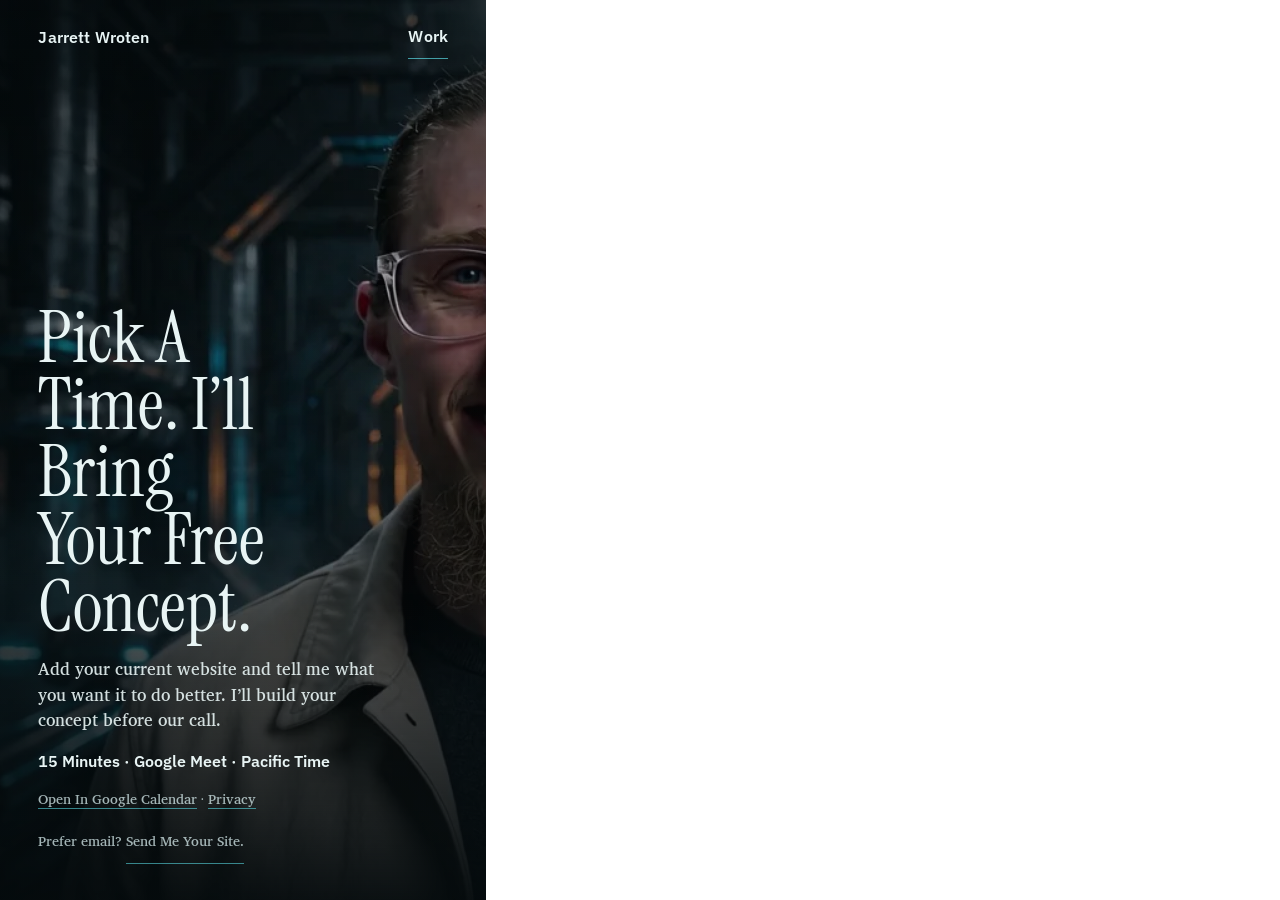
<file: book/index.html>
<!doctype html>
<html lang="en">
<head>
  <meta charset="utf-8">
  <meta name="viewport" content="width=device-width,initial-scale=1,viewport-fit=cover">
  <title>Book a Free Website Concept Call | Jarrett Wroten</title>
  <link rel="icon" href="data:image/svg+xml,%3Csvg xmlns=%27http://www.w3.org/2000/svg%27 viewBox=%270 0 32 32%27%3E%3Crect width=%2732%27 height=%2732%27 rx=%277%27 fill=%27%23040A0C%27/%3E%3Ctext x=%2716%27 y=%2722%27 text-anchor=%27middle%27 font-size=%2718%27 fill=%27%235EE7F0%27%3EJ%3C/text%3E%3C/svg%3E">
  <meta name="description" content="Book a 15-minute Google Meet. Add your current website, tell Jarrett what it needs to do better, and get a free concept.">
  <meta name="robots" content="noindex,follow">
  <link rel="canonical" href="https://jarrettwroten.com/book/">
  <meta property="og:title" content="Book a Free Website Concept Call | Jarrett Wroten">
  <meta property="og:description" content="Add your current website and get a free concept for the call.">
  <meta property="og:url" content="https://jarrettwroten.com/book/">
  <meta property="og:image" content="https://jarrettwroten.com/assets/golden-arrival/frames/ga-360.webp">
  <meta name="twitter:card" content="summary_large_image">
  <meta name="twitter:title" content="Book a Free Website Concept Call | Jarrett Wroten">
  <meta name="twitter:description" content="Add your current website and get a free concept for the call.">
  <meta name="twitter:image" content="https://jarrettwroten.com/assets/golden-arrival/frames/ga-360.webp">
  <style>
    :root{font-synthesis-weight:none}
    @font-face{font-family:"Instrument Serif";src:url("/assets/fonts/instrument-serif-italic-latin-ext.woff2") format("woff2");font-weight:400;font-style:italic;font-display:swap;unicode-range:U+0100-02BA, U+02BD-02C5, U+02C7-02CC, U+02CE-02D7, U+02DD-02FF, U+0304, U+0308, U+0329, U+1D00-1DBF, U+1E00-1E9F, U+1EF2-1EFF, U+2020, U+20A0-20AB, U+20AD-20C4, U+2113, U+2C60-2C7F, U+A720-A7FF}
    @font-face{font-family:"Instrument Serif";src:url("/assets/fonts/instrument-serif-italic-latin.woff2") format("woff2");font-weight:400;font-style:italic;font-display:swap;unicode-range:U+0000-00FF, U+0131, U+0152-0153, U+02BB-02BC, U+02C6, U+02DA, U+02DC, U+0304, U+0308, U+0329, U+2000-206F, U+20AC, U+2122, U+2191, U+2193, U+2212, U+2215, U+FEFF, U+FFFD}
    @font-face{font-family:"Instrument Serif";src:url("/assets/fonts/instrument-serif-regular-latin-ext.woff2") format("woff2");font-weight:400;font-style:normal;font-display:swap;unicode-range:U+0100-02BA, U+02BD-02C5, U+02C7-02CC, U+02CE-02D7, U+02DD-02FF, U+0304, U+0308, U+0329, U+1D00-1DBF, U+1E00-1E9F, U+1EF2-1EFF, U+2020, U+20A0-20AB, U+20AD-20C4, U+2113, U+2C60-2C7F, U+A720-A7FF}
    @font-face{font-family:"Instrument Serif";src:url("/assets/fonts/instrument-serif-regular-latin.woff2") format("woff2");font-weight:400;font-style:normal;font-display:swap;unicode-range:U+0000-00FF, U+0131, U+0152-0153, U+02BB-02BC, U+02C6, U+02DA, U+02DC, U+0304, U+0308, U+0329, U+2000-206F, U+20AC, U+2122, U+2191, U+2193, U+2212, U+2215, U+FEFF, U+FFFD}
    @font-face{
      font-family:"Bodoni Moda";
      src:url("../assets/fonts/bodoni-moda-latin-variable.woff2") format("woff2");
      font-style:normal;
      font-weight:400 900;
      font-display:swap;
    }
    @font-face{
      font-family:"IBM Plex Sans";
      src:url("../assets/fonts/ibm-plex-sans-latin-variable.woff2") format("woff2");
      font-style:normal;
      font-weight:100 700;
      font-display:swap;
    }
    @font-face{
      font-family:"Rana Reader Fallback";
      src:url("../assets/fonts/rana-reader-fallback-roman.woff2") format("woff2");
      font-style:normal;
      font-weight:400;
      font-display:swap;
    }
    :root{
      --void:#040a0c;
      --ink:#e8f4f4;
      --ink-soft:rgba(232,244,244,.9);
      --ink-mute:rgba(208,228,230,.78);
      --cyan:#5ee7f0;
      --amber:#d97a3a;
      --display:"Instrument Serif","Bodoni Moda","Iowan Old Style","Palatino Linotype","Book Antiqua",Palatino,Georgia,serif;
      --reading:Georgia,"Rana Reader Fallback","Times New Roman",Times,serif;
      --text:"IBM Plex Sans",system-ui,-apple-system,"Segoe UI",Roboto,Arial,sans-serif;
      --gutter:clamp(1.25rem,3vw,2.7rem);
    }
    *{box-sizing:border-box}
    html{background:var(--void);color:var(--ink)}
    body{margin:0;min-width:320px;background:var(--void);font-family:var(--text)}
    a{color:inherit;text-decoration:none}
    .skip-link{
      position:fixed;
      z-index:20;
      top:.6rem;
      left:.6rem;
      padding:.7rem 1rem;
      background:#fff;
      color:#111;
      transform:translateY(-160%);
    }
    .skip-link:focus{transform:none}
    .booking-page{
      display:grid;
      grid-template-columns:minmax(24rem,38vw) minmax(0,1fr);
      min-height:100svh;
      background:#fff;
    }
    .booking-intro{
      position:sticky;
      top:0;
      align-self:start;
      height:100svh;
      min-height:42rem;
      overflow:hidden;
      isolation:isolate;
      background:var(--void);
    }
    .booking-portrait,
    .booking-wash{
      position:absolute;
      inset:0;
    }
    .booking-portrait{
      z-index:-2;
      width:100%;
      height:100%;
      object-fit:cover;
      object-position:24% 50%;
    }
    .booking-wash{
      z-index:-1;
      background:
        linear-gradient(180deg,rgba(4,10,12,.58) 0%,rgba(4,10,12,.08) 34%,rgba(4,10,12,.38) 57%,rgba(4,10,12,.95) 100%),
        linear-gradient(90deg,rgba(4,10,12,.56) 0%,rgba(4,10,12,.08) 70%,rgba(4,10,12,.34) 100%);
    }
    .booking-header{
      position:absolute;
      z-index:2;
      top:0;
      left:0;
      right:0;
      display:flex;
      justify-content:space-between;
      align-items:center;
      gap:1rem;
      min-height:4.5rem;
      padding:calc(.9rem + env(safe-area-inset-top)) var(--gutter) .8rem;
    }
    .wordmark,
    .back-link{
      display:inline-flex;
      align-items:center;
      min-height:44px;
      font-family:var(--text);
      font-size:1rem;
      font-weight:600;
      letter-spacing:.01em;
    }
    .back-link{border-bottom:1px solid rgba(94,231,240,.65)}
    .booking-copy{
      position:absolute;
      left:var(--gutter);
      right:var(--gutter);
      bottom:calc(2.25rem + env(safe-area-inset-bottom));
      z-index:2;
      max-width:31rem;
    }
    h1{
      margin:0 0 1rem;
      max-width:7ch;
      font-family:var(--display);
      font-size:clamp(3.2rem,5.6vw,5.7rem);
      font-weight:400;
      font-optical-sizing:auto;
      line-height:.94;
      letter-spacing:0;
    }
    .booking-lead{
      margin:0 0 1rem;
      max-width:34ch;
      font-family:var(--reading);
      font-size:clamp(1.06rem,1.2vw,1.22rem);
      font-weight:400;
      line-height:1.5;
      color:var(--ink-soft);
    }
    .booking-facts{
      margin:0 0 1rem;
      font-family:var(--text);
      font-size:1rem;
      font-weight:600;
      line-height:1.5;
      color:var(--ink);
    }
    .booking-note{
      margin:0;
      max-width:40ch;
      font-family:var(--reading);
      font-size:.9rem;
      line-height:1.45;
      color:var(--ink-mute);
    }
    .booking-note a{border-bottom:1px solid rgba(94,231,240,.55)}
    .booking-email{margin-top:.65rem}
    .booking-email a{display:inline-flex;align-items:center;min-height:44px}
    .booking-panel{
      position:relative;
      min-width:0;
      min-height:100svh;
      background:#fff;
    }
    .booking-panel h2{
      position:absolute;
      width:1px;
      height:1px;
      overflow:hidden;
      clip:rect(0 0 0 0);
      white-space:nowrap;
    }
    .booking-frame{
      display:block;
      width:100%;
      height:100svh;
      min-height:52rem;
      border:0;
      background:#fff;
    }
    .wordmark:focus-visible,
    .back-link:focus-visible,
    .booking-note a:focus-visible{
      outline:2px solid var(--cyan);
      outline-offset:4px;
    }
    @media (max-width:900px){
      .booking-page{display:block}
      .booking-intro{
        position:relative;
        height:min(42rem,76svh);
        min-height:34rem;
      }
      .booking-portrait{object-position:24% 46%}
      .booking-copy{bottom:calc(1.8rem + env(safe-area-inset-bottom))}
      h1{font-size:clamp(3rem,9vw,4.25rem);max-width:7ch}
      .booking-panel{min-height:62rem}
      .booking-frame{height:62rem;min-height:62rem}
    }
    @media (max-width:520px){
      .booking-intro{height:38rem;min-height:38rem}
      .booking-header{padding-left:1.1rem;padding-right:1.1rem}
      .booking-copy{left:1.1rem;right:1.1rem;bottom:1.6rem}
      h1{font-size:clamp(2.75rem,13vw,3.6rem);margin-bottom:.8rem}
      .booking-lead{font-size:1.05rem;line-height:1.44;margin-bottom:.8rem}
      .booking-facts{margin-bottom:.75rem}
      .booking-note{font-size:.875rem}
      .booking-panel{min-height:67rem}
      .booking-frame{height:67rem;min-height:67rem}
    }
    @media (max-width:360px){
      .booking-intro .booking-copy{padding-top:9rem}
    }
  </style>
  <link rel="stylesheet" href="/assets/accessibility.css?v=20260904-a">
  <script src="/assets/accessibility.js?v=titlecase-20261007" defer></script>
</head>
<body>
  <a class="skip-link" href="#calendar">Skip To Available Times</a>
  <main class="booking-page">
    <section class="booking-intro" aria-labelledby="booking-title">
      <img class="booking-portrait" src="../assets/golden-arrival/frames/ga-360.webp" alt="" width="1280" height="720">
      <div class="booking-wash" aria-hidden="true"></div>
      <header class="booking-header">
        <a class="wordmark" href="../" aria-label="Jarrett Wroten home">Jarrett Wroten</a>
        <a class="back-link" href="/portfolio/">Work</a>
      </header>
      <div class="booking-copy">
        <h1 id="booking-title">Pick A Time. I’ll Bring Your Free Concept.</h1>
        <p class="booking-lead">Add your current website and tell me what you want it to do better. I’ll build your concept before our call.</p>
        <p class="booking-facts">15 Minutes · Google Meet · Pacific Time</p>
        <p class="booking-note"><a href="https://calendar.app.google/rTkdNoWpm6iRrXhB7" target="_blank" rel="noopener noreferrer">Open In Google Calendar</a> · <a href="../privacy/">Privacy</a></p>
        <p class="booking-note booking-email">Prefer email? <a href="mailto:Jarrett@JarrettWroten.com?subject=Take%20a%20look%20at%20my%20site&amp;body=My%20site%3A%0A%0AWhat%20I%20want%20more%20of%3A">Send Me Your Site.</a></p>
      </div>
    </section>
    <section class="booking-panel" id="calendar" aria-labelledby="calendar-title">
      <h2 id="calendar-title">Book Your Appointment</h2>
      <iframe
        class="booking-frame"
        title="Book your free website concept call"
        src="https://calendar.google.com/calendar/appointments/schedules/AcZssZ2YdXyVF5uIUo74Fv4SrprKAVyqtont8zyMcfribjk4uwAJCGMvckaErguyS5pJ23xRft13Ebzb?gv=true"
        loading="eager"
        referrerpolicy="strict-origin-when-cross-origin"></iframe>
    </section>
  </main>
</body>
</html>
</file>
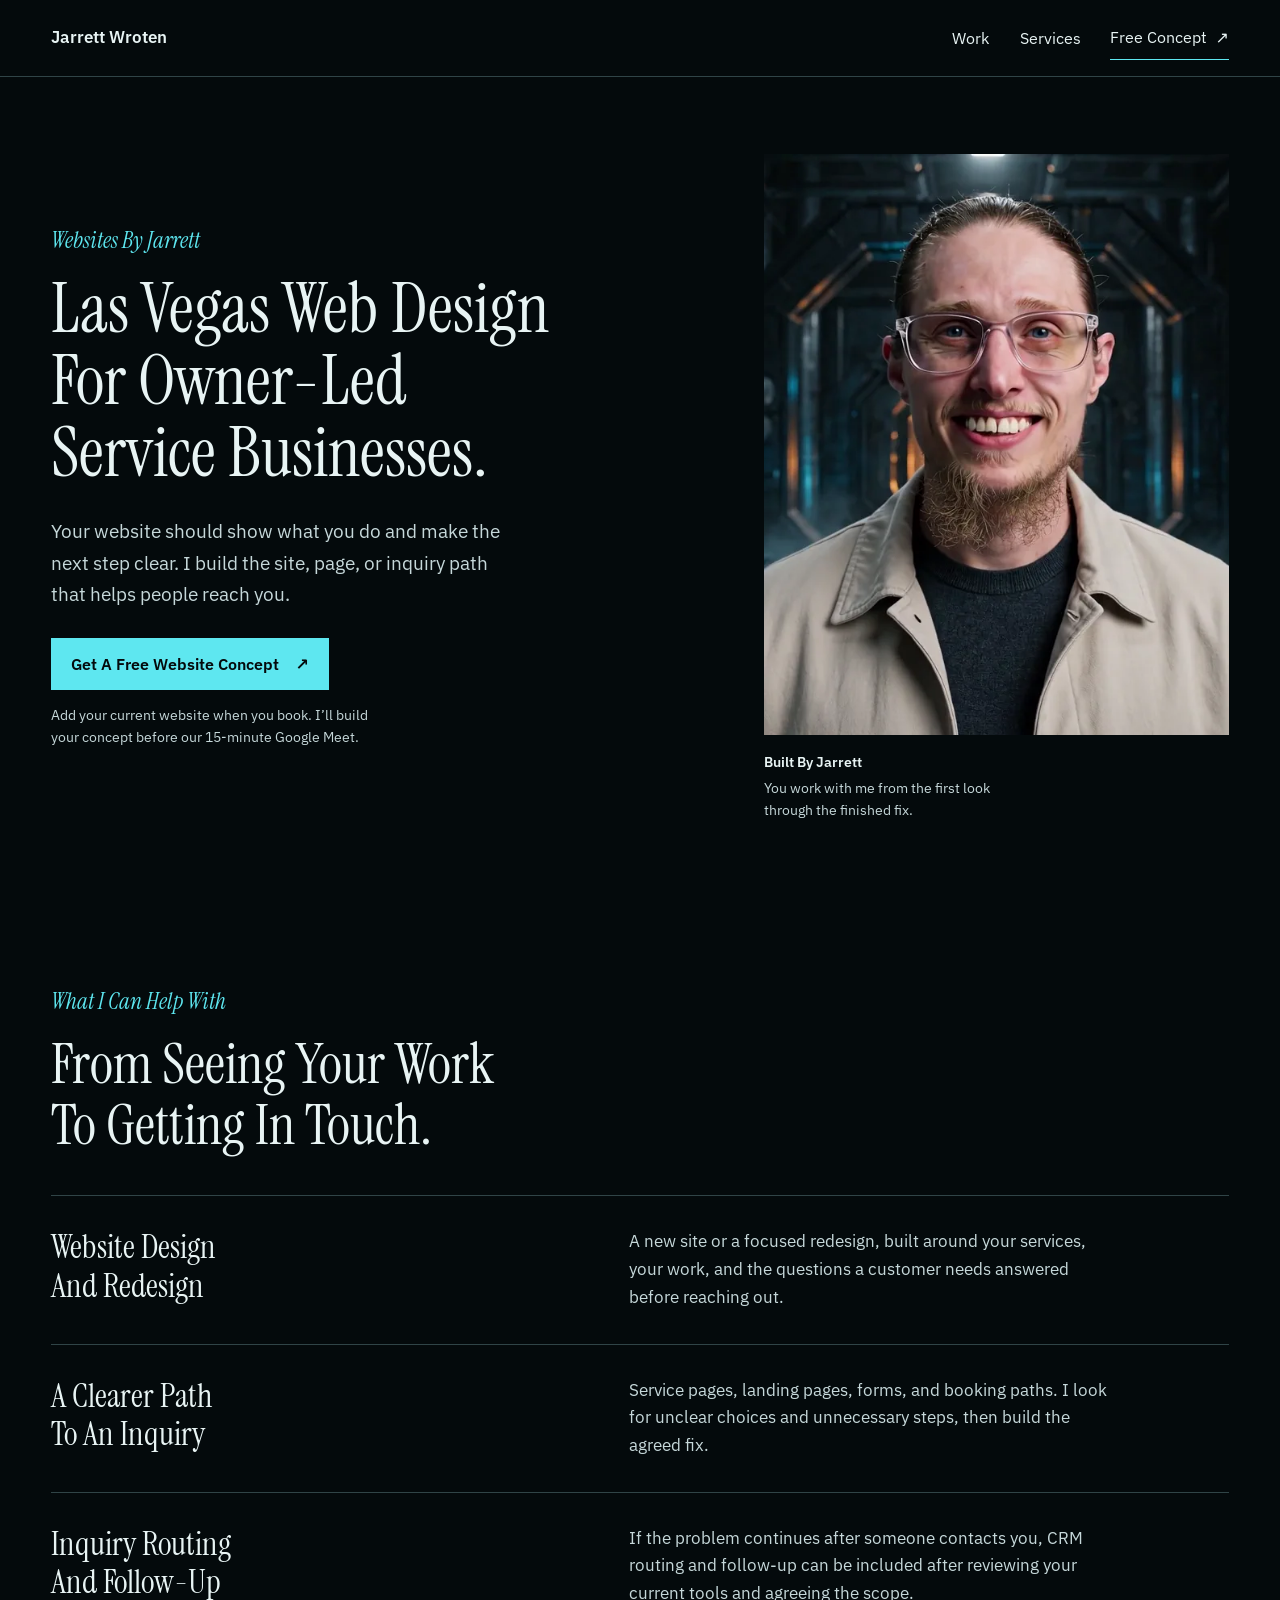
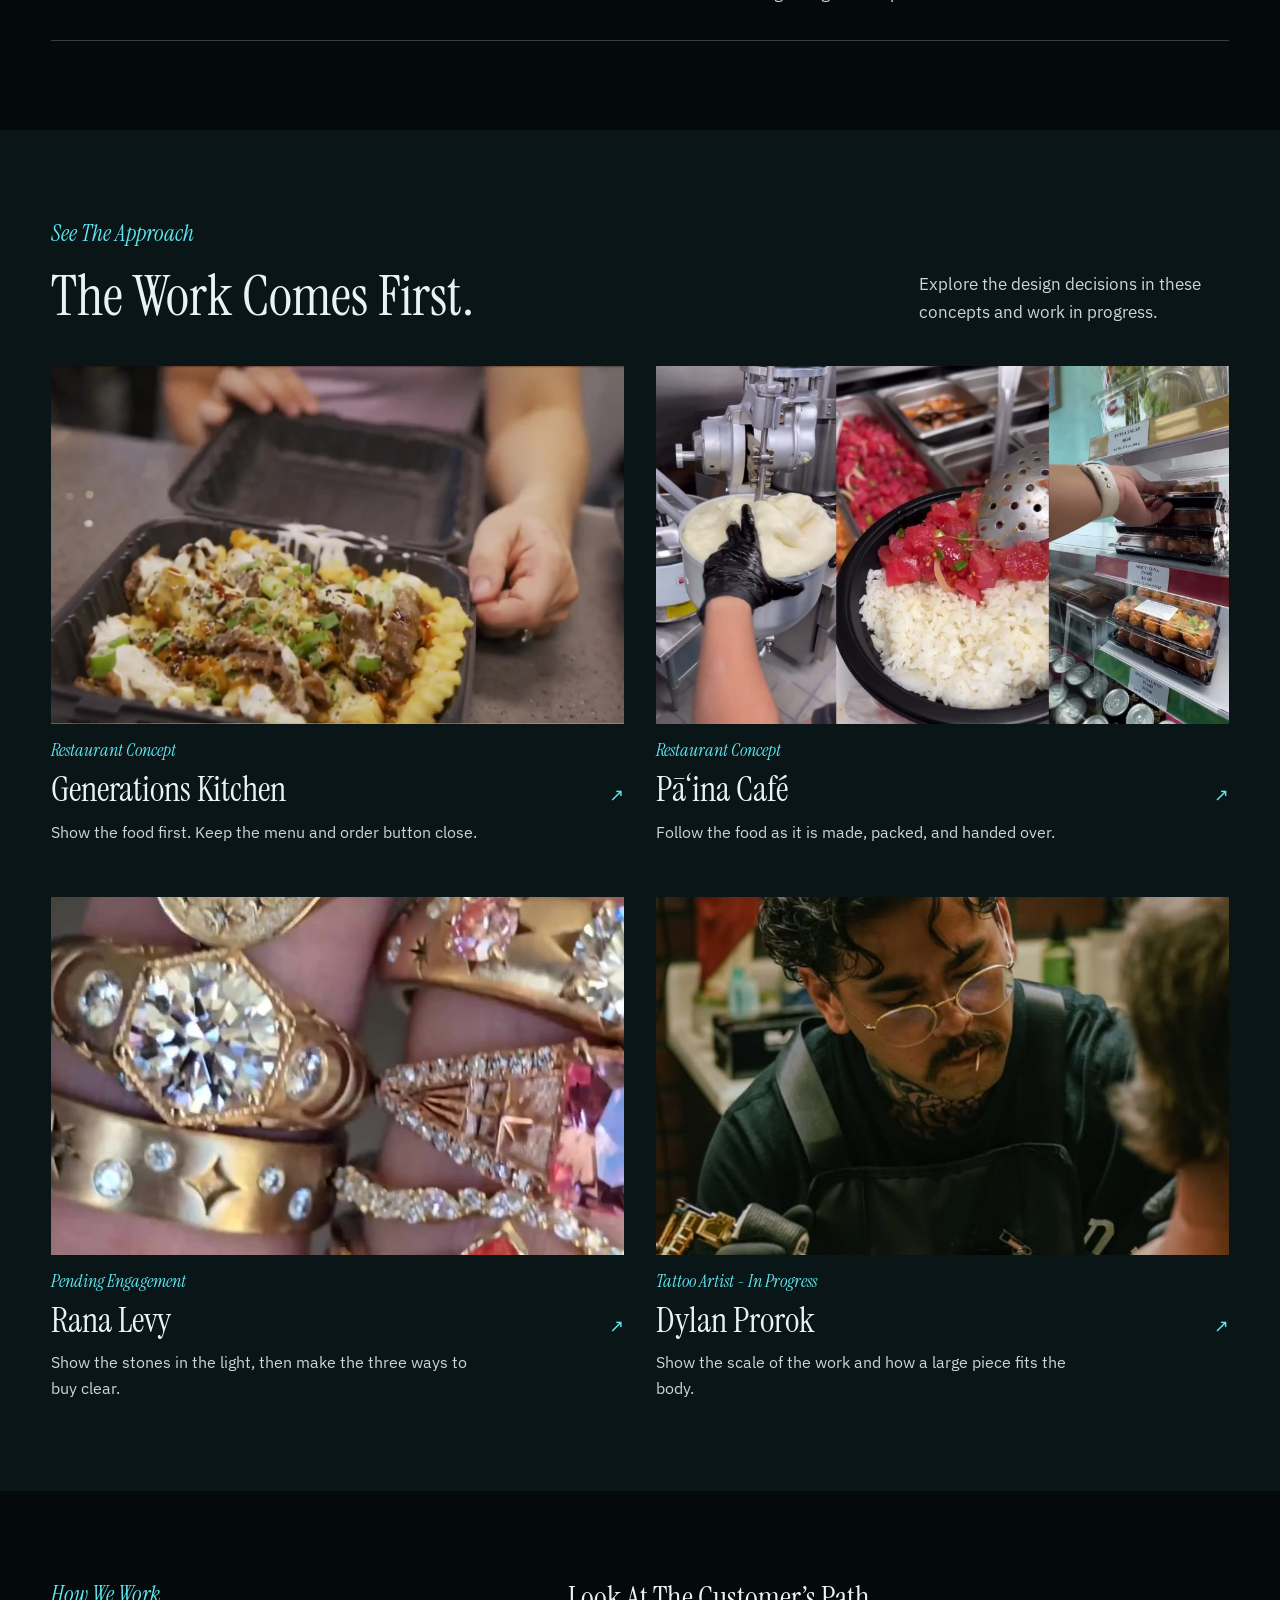
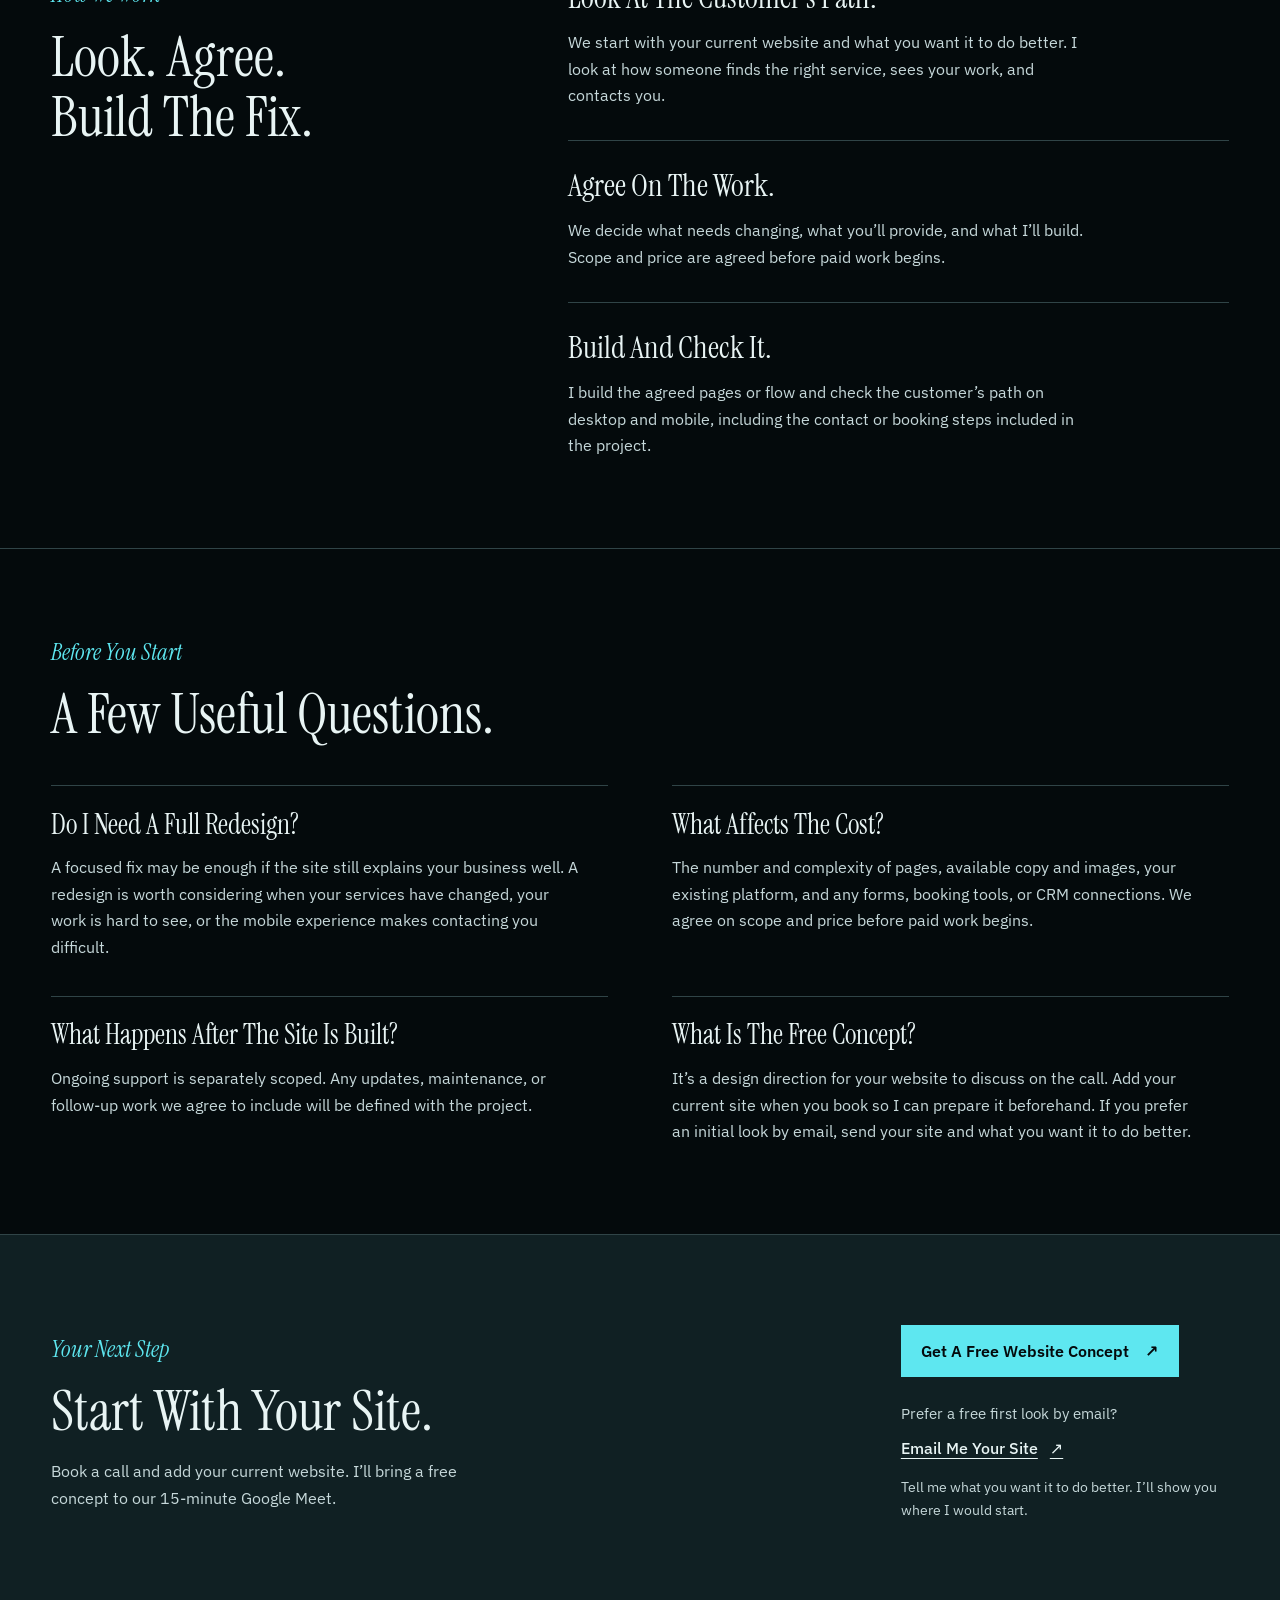
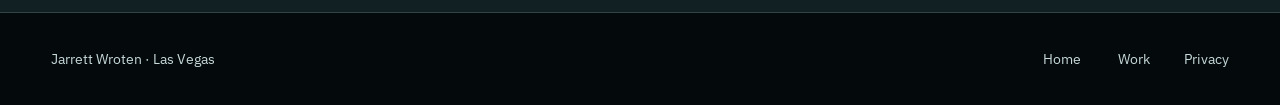
<file: las-vegas-web-design/index.html>
<!doctype html>
<html lang="en">
<head>
<meta name="robots" content="noindex, nofollow, noarchive">
  <meta charset="utf-8">
  <meta name="viewport" content="width=device-width, initial-scale=1">
  <title>Las Vegas Web Design &amp; Website Redesign | Jarrett Wroten</title>
  <meta name="description" content="Website design and redesign for Las Vegas owner-led service businesses. Work directly with Jarrett Wroten, from the first look to the finished fix.">
  <link rel="canonical" href="https://jarrettwroten.com/las-vegas-web-design/">
  <link rel="icon" href="data:image/svg+xml,%3Csvg xmlns='http://www.w3.org/2000/svg' viewBox='0 0 32 32'%3E%3Crect width='32' height='32' rx='6' fill='%23040A0C'/%3E%3Crect x='11' y='11' width='10' height='10' transform='rotate(45 16 16)' fill='%23D97A3A'/%3E%3C/svg%3E">
  <meta property="og:type" content="website">
  <meta property="og:site_name" content="Jarrett Wroten">
  <meta property="og:title" content="Las Vegas Web Design &amp; Website Redesign | Jarrett Wroten">
  <meta property="og:description" content="A website that shows your work and makes the next step clear. See the concepts, explore the process, and book a free concept call.">
  <meta property="og:url" content="https://jarrettwroten.com/las-vegas-web-design/">
  <meta property="og:image" content="https://jarrettwroten.com/assets/golden-arrival/frames/ga-360.webp">
  <meta property="og:image:width" content="1280">
  <meta property="og:image:height" content="720">
  <meta property="og:image:alt" content="Jarrett Wroten at the threshold to his website design process.">
  <meta name="twitter:card" content="summary_large_image">
  <meta name="twitter:title" content="Las Vegas Web Design &amp; Website Redesign | Jarrett Wroten">
  <meta name="twitter:description" content="Website design for owner-led service businesses. Work directly with Jarrett, from the first look to the finished fix.">
  <meta name="twitter:image" content="https://jarrettwroten.com/assets/golden-arrival/frames/ga-360.webp">
  <link rel="preload" as="font" type="font/woff2" href="/assets/fonts/bodoni-moda-latin-variable.woff2" crossorigin>
  <link rel="preload" as="font" type="font/woff2" href="/assets/fonts/ibm-plex-sans-latin-variable.woff2" crossorigin>
  <link rel="stylesheet" href="/assets/local-services.css?v=titlecase-20261007">
  <script type="application/ld+json">
  {
    "@context": "https://schema.org",
    "@graph": [
      {
        "@type": "Organization",
        "@id": "https://jarrettwroten.com/#business",
        "name": "Jarrett Wroten",
        "url": "https://jarrettwroten.com/",
        "email": "Jarrett@JarrettWroten.com"
      },
      {
        "@type": "Service",
        "@id": "https://jarrettwroten.com/las-vegas-web-design/#service",
        "name": "Las Vegas website design and redesign",
        "serviceType": ["Website design", "Website redesign", "Website conversion improvements"],
        "description": "Website design and redesign for owner-led service businesses in Las Vegas. Inquiry routing and follow-up can be included after reviewing existing tools and agreeing the scope.",
        "url": "https://jarrettwroten.com/las-vegas-web-design/",
        "provider": {"@id": "https://jarrettwroten.com/#business"},
        "areaServed": {"@type": "City", "name": "Las Vegas"}
      },
      {
        "@type": "WebPage",
        "@id": "https://jarrettwroten.com/las-vegas-web-design/#webpage",
        "url": "https://jarrettwroten.com/las-vegas-web-design/",
        "name": "Las Vegas Web Design & Website Redesign | Jarrett Wroten",
        "description": "Website design and redesign for Las Vegas owner-led service businesses. Work directly with Jarrett Wroten, from the first look to the finished fix.",
        "inLanguage": "en",
        "mainEntity": {"@id": "https://jarrettwroten.com/las-vegas-web-design/#service"},
        "publisher": {"@id": "https://jarrettwroten.com/#business"}
      }
    ]
  }
  </script>
</head>
<body>
  <a class="skip-link" href="#main">Skip To Content</a>
  <header class="site-header page-width">
    <a class="wordmark" href="/">Jarrett Wroten</a>
    <nav aria-label="Main navigation">
      <a href="/portfolio/">Work</a>
      <a href="#services">Services</a>
      <a class="nav-inquiry" href="/book/">Free Concept <span aria-hidden="true">↗</span></a>
    </nav>
  </header>

  <main id="main" tabindex="-1">
    <section class="hero page-width" aria-labelledby="page-title">
      <div class="hero-copy">
        <p class="eyebrow">Websites By Jarrett</p>
        <h1 id="page-title">Las Vegas Web Design For Owner-Led Service Businesses.</h1>
        <p class="lede">Your website should show what you do and make the next step clear. I build the site, page, or inquiry path that helps people reach you.</p>
        <a class="button" href="/book/">Get A Free Website Concept <span aria-hidden="true">↗</span></a>
        <p class="offer-note">Add your current website when you book. I’ll build your concept before our 15-minute Google Meet.</p>
      </div>
      <figure class="hero-portrait">
        <img src="/assets/golden-arrival/frames/ga-360.webp" alt="Jarrett Wroten" width="1280" height="720" fetchpriority="high">
        <figcaption><span>Built By Jarrett</span>You work with me from the first look through the finished fix.</figcaption>
      </figure>
    </section>

    <section class="section page-width" id="services" aria-labelledby="services-title">
      <div class="section-heading">
        <p class="eyebrow">What I Can Help With</p>
        <h2 id="services-title">From Seeing Your Work<br>To Getting In Touch.</h2>
      </div>
      <div class="service-list">
        <article class="service-row">
          <h3>Website Design <br>And Redesign</h3>
          <p>A new site or a focused redesign, built around your services, your work, and the questions a customer needs answered before reaching out.</p>
        </article>
        <article class="service-row">
          <h3>A Clearer Path <br>To An Inquiry</h3>
          <p>Service pages, landing pages, forms, and booking paths. I look for unclear choices and unnecessary steps, then build the agreed fix.</p>
        </article>
        <article class="service-row">
          <h3>Inquiry Routing <br>And Follow-Up</h3>
          <p>If the problem continues after someone contacts you, CRM routing and follow-up can be included after reviewing your current tools and agreeing the scope.</p>
        </article>
      </div>
    </section>

    <section class="work-section section" aria-labelledby="work-title">
      <div class="page-width">
        <div class="section-heading work-heading">
          <div>
            <p class="eyebrow">See The Approach</p>
            <h2 id="work-title">The Work Comes First.</h2>
          </div>
          <p class="section-intro">Explore the design decisions in these concepts and work in progress.</p>
        </div>
        <div class="project-grid">
          <article class="project">
            <a class="project-link" href="/work/generations-kitchen/">
              <img src="/assets/work/generations/hurricane-fries-desktop.jpg" alt="Hurricane fries being finished for the Generations Kitchen concept." width="1728" height="972" loading="lazy" decoding="async">
              <p class="project-status">Restaurant Concept</p>
              <h3>Generations Kitchen <span aria-hidden="true">↗</span></h3>
            </a>
            <p>Show the food first. Keep the menu and order button close.</p>
          </article>
          <article class="project">
            <a class="project-link" href="/work/paina-cafe/">
              <img src="/assets/work/paina/opening-desktop-poster.jpg" alt="Food moving from the kitchen to the customer in the Pā‘ina Café concept." width="1920" height="1080" loading="lazy" decoding="async">
              <p class="project-status">Restaurant Concept</p>
              <h3>Pā‘ina Café <span aria-hidden="true">↗</span></h3>
            </a>
            <p>Follow the food as it is made, packed, and handed over.</p>
          </article>
          <article class="project">
            <a class="project-link" href="/work/rana-levy/">
              <img src="/assets/work/rana/studio-poster.jpg" alt="Gold rings with cut gemstones in the Rana Levy concept." width="1280" height="640" loading="lazy" decoding="async">
              <p class="project-status">Pending Engagement</p>
              <h3>Rana Levy <span aria-hidden="true">↗</span></h3>
            </a>
            <p>Show the stones in the light, then make the three ways to buy clear.</p>
          </article>
          <article class="project">
            <a class="project-link" href="/work/dylan-prorok/">
              <img src="/demos/dylan-prorok/dylan-portrait.jpg" alt="Dylan Prorok tattooing in the studio." width="617" height="849" loading="lazy" decoding="async">
              <p class="project-status">Tattoo Artist - In Progress</p>
              <h3>Dylan Prorok <span aria-hidden="true">↗</span></h3>
            </a>
            <p>Show the scale of the work and how a large piece fits the body.</p>
          </article>
        </div>
      </div>
    </section>

    <section class="section page-width process-section" aria-labelledby="process-title">
      <div class="section-heading">
        <p class="eyebrow">How We Work</p>
        <h2 id="process-title">Look. Agree.<br>Build The Fix.</h2>
      </div>
      <ol class="process-list">
        <li><h3>Look At The Customer’s Path.</h3><p>We start with your current website and what you want it to do better. I look at how someone finds the right service, sees your work, and contacts you.</p></li>
        <li><h3>Agree On The Work.</h3><p>We decide what needs changing, what you’ll provide, and what I’ll build. Scope and price are agreed before paid work begins.</p></li>
        <li><h3>Build And Check It.</h3><p>I build the agreed pages or flow and check the customer’s path on desktop and mobile, including the contact or booking steps included in the project.</p></li>
      </ol>
    </section>

    <section class="section page-width questions-section" aria-labelledby="questions-title">
      <div class="section-heading">
        <p class="eyebrow">Before You Start</p>
        <h2 id="questions-title">A Few Useful Questions.</h2>
      </div>
      <div class="questions">
        <article><h3>Do I Need A Full Redesign?</h3><p>A focused fix may be enough if the site still explains your business well. A redesign is worth considering when your services have changed, your work is hard to see, or the mobile experience makes contacting you difficult.</p></article>
        <article><h3>What Affects The Cost?</h3><p>The number and complexity of pages, available copy and images, your existing platform, and any forms, booking tools, or CRM connections. We agree on scope and price before paid work begins.</p></article>
        <article><h3>What Happens After The Site Is Built?</h3><p>Ongoing support is separately scoped. Any updates, maintenance, or follow-up work we agree to include will be defined with the project.</p></article>
        <article><h3>What Is The Free Concept?</h3><p>It’s a design direction for your website to discuss on the call. Add your current site when you book so I can prepare it beforehand. If you prefer an initial look by email, send your site and what you want it to do better.</p></article>
      </div>
    </section>

    <section class="contact-section" aria-labelledby="contact-title">
      <div class="page-width contact-inner">
        <div><p class="eyebrow">Your Next Step</p><h2 id="contact-title">Start With Your Site.</h2><p>Book a call and add your current website. I’ll bring a free concept to our 15-minute Google Meet.</p></div>
        <div class="contact-actions">
          <a class="button" href="/book/">Get A Free Website Concept <span aria-hidden="true">↗</span></a>
          <p>Prefer a free first look by email?</p>
          <a class="email-link" href="mailto:Jarrett@JarrettWroten.com?subject=Take%20a%20look%20at%20my%20site&amp;body=My%20site%3A%0A%0AWhat%20I%20want%20more%20of%3A">Email Me Your Site <span aria-hidden="true">↗</span></a>
          <p class="email-detail">Tell me what you want it to do better. I’ll show you where I would start.</p>
        </div>
      </div>
    </section>
  </main>
  <footer class="site-footer page-width">
    <span>Jarrett Wroten · Las Vegas</span>
    <nav aria-label="Footer navigation"><a href="/">Home</a><a href="/portfolio/">Work</a><a href="/privacy/">Privacy</a></nav>
  </footer>
</body>
</html>
</file>
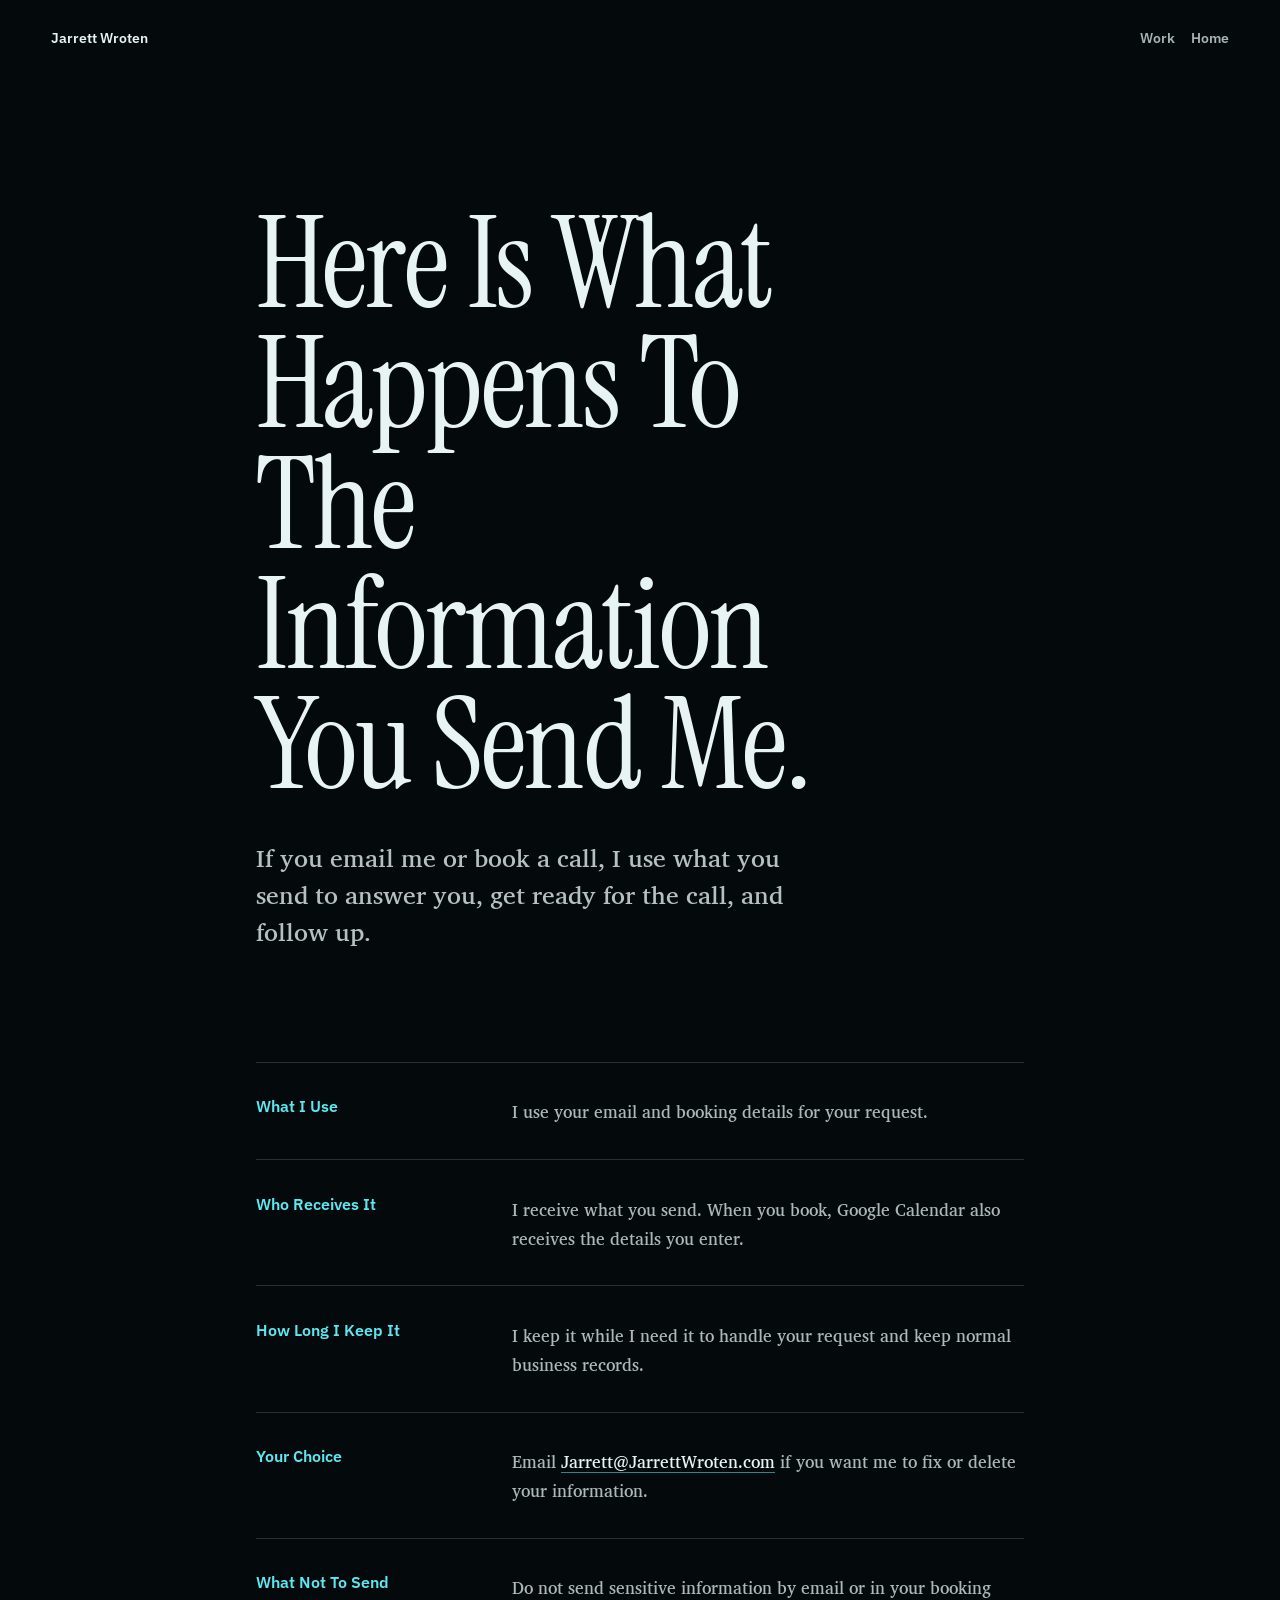
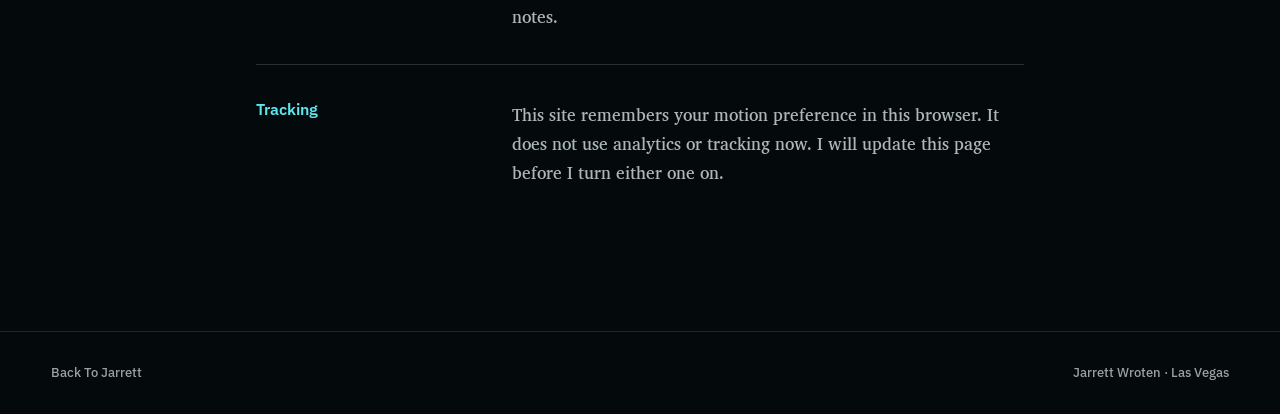
<file: privacy/index.html>
<!doctype html>
<html lang="en">
<head>
  <meta charset="utf-8">
  <meta name="viewport" content="width=device-width, initial-scale=1">
  <title>Privacy | Jarrett Wroten</title>
  <meta name="description" content="How Jarrett Wroten uses the contact and booking details you choose to share.">
  <meta name="robots" content="noindex,follow">
  <link rel="canonical" href="https://jarrettwroten.com/privacy/">
  <link rel="icon" href="data:image/svg+xml,%3Csvg xmlns='http://www.w3.org/2000/svg' viewBox='0 0 32 32'%3E%3Crect width='32' height='32' rx='6' fill='%23040A0C'/%3E%3Crect x='11' y='11' width='10' height='10' transform='rotate(45 16 16)' fill='%23D97A3A'/%3E%3C/svg%3E">
  <meta property="og:type" content="website">
  <meta property="og:site_name" content="Jarrett Wroten">
  <meta property="og:title" content="Privacy | Jarrett Wroten">
  <meta property="og:description" content="How Jarrett uses the contact and booking details you choose to share.">
  <meta property="og:url" content="https://jarrettwroten.com/privacy/">
  <meta name="twitter:card" content="summary">
  <meta name="twitter:title" content="Privacy | Jarrett Wroten">
  <meta name="twitter:description" content="How Jarrett uses the contact and booking details you choose to share.">
  <style>
    :root{font-synthesis-weight:none}
    @font-face{font-family:"Instrument Serif";src:url("/assets/fonts/instrument-serif-italic-latin-ext.woff2") format("woff2");font-weight:400;font-style:italic;font-display:swap;unicode-range:U+0100-02BA, U+02BD-02C5, U+02C7-02CC, U+02CE-02D7, U+02DD-02FF, U+0304, U+0308, U+0329, U+1D00-1DBF, U+1E00-1E9F, U+1EF2-1EFF, U+2020, U+20A0-20AB, U+20AD-20C4, U+2113, U+2C60-2C7F, U+A720-A7FF}
    @font-face{font-family:"Instrument Serif";src:url("/assets/fonts/instrument-serif-italic-latin.woff2") format("woff2");font-weight:400;font-style:italic;font-display:swap;unicode-range:U+0000-00FF, U+0131, U+0152-0153, U+02BB-02BC, U+02C6, U+02DA, U+02DC, U+0304, U+0308, U+0329, U+2000-206F, U+20AC, U+2122, U+2191, U+2193, U+2212, U+2215, U+FEFF, U+FFFD}
    @font-face{font-family:"Instrument Serif";src:url("/assets/fonts/instrument-serif-regular-latin-ext.woff2") format("woff2");font-weight:400;font-style:normal;font-display:swap;unicode-range:U+0100-02BA, U+02BD-02C5, U+02C7-02CC, U+02CE-02D7, U+02DD-02FF, U+0304, U+0308, U+0329, U+1D00-1DBF, U+1E00-1E9F, U+1EF2-1EFF, U+2020, U+20A0-20AB, U+20AD-20C4, U+2113, U+2C60-2C7F, U+A720-A7FF}
    @font-face{font-family:"Instrument Serif";src:url("/assets/fonts/instrument-serif-regular-latin.woff2") format("woff2");font-weight:400;font-style:normal;font-display:swap;unicode-range:U+0000-00FF, U+0131, U+0152-0153, U+02BB-02BC, U+02C6, U+02DA, U+02DC, U+0304, U+0308, U+0329, U+2000-206F, U+20AC, U+2122, U+2191, U+2193, U+2212, U+2215, U+FEFF, U+FFFD}
    @font-face{font-family:"Bodoni Moda";src:url("/assets/fonts/bodoni-moda-latin-variable.woff2") format("woff2");font-weight:400 900;font-display:swap}
    @font-face{font-family:"IBM Plex Sans";src:url("/assets/fonts/ibm-plex-sans-latin-variable.woff2") format("woff2");font-weight:100 700;font-display:swap}
    @font-face{font-family:"Rana Reader Fallback";src:url("/assets/fonts/rana-reader-fallback-roman.woff2") format("woff2");font-weight:400;font-display:swap}
    :root{color-scheme:dark;background:#040a0c;color:#e8f4f4;font-family:Georgia,"Rana Reader Fallback",serif}
    *{box-sizing:border-box}
    body{margin:0;min-width:320px;background:#040a0c;color:#e8f4f4}
    a{color:inherit;text-decoration:none}
    a:focus-visible{outline:2px solid #5ee7f0;outline-offset:5px}
    header{display:flex;justify-content:space-between;align-items:center;gap:1rem;padding:1rem clamp(1.15rem,4vw,4rem);font:600 .88rem/1 "IBM Plex Sans",system-ui,sans-serif}
    header a{min-height:44px;display:inline-flex;align-items:center}
    header nav{display:flex;gap:1rem;color:rgba(232,244,244,.72)}
    main{width:min(100% - 2.3rem,48rem);margin:0 auto;padding:clamp(4rem,11vw,8rem) 0 7rem}
    h1{max-width:11ch;margin:0;font:400 clamp(3.6rem,11vw,8rem)/.94 "Instrument Serif","Bodoni Moda",Georgia,serif;letter-spacing:-.015em}
    .intro{max-width:35rem;margin:2rem 0 clamp(4rem,9vw,7rem);font-size:clamp(1.2rem,1rem + .7vw,1.6rem);line-height:1.5;color:rgba(232,244,244,.78)}
    section{display:grid;grid-template-columns:minmax(8rem,.35fr) 1fr;gap:clamp(1.5rem,6vw,5rem);padding:2.1rem 0;border-top:1px solid rgba(232,244,244,.16)}
    h2{margin:0;font:600 1rem/1.35 "IBM Plex Sans",system-ui,sans-serif;letter-spacing:0;color:#5ee7f0}
    section div{max-width:34rem}
    p{margin:0 0 1rem;font-size:1.08rem;line-height:1.68;color:rgba(232,244,244,.74)}
    p:last-child{margin-bottom:0}
    .contact{color:#e8f4f4;border-bottom:1px solid rgba(94,231,240,.55)}
    h1{overflow-wrap:break-word}.contact{overflow-wrap:anywhere}
    section>*{min-width:0}
    footer{display:flex;justify-content:space-between;gap:1rem;padding:2rem clamp(1.15rem,4vw,4rem);border-top:1px solid rgba(232,244,244,.12);font:500 .8rem/1.4 "IBM Plex Sans",system-ui,sans-serif;color:rgba(232,244,244,.65)}
    @media(max-width:620px){header nav a:first-child{display:none}section{grid-template-columns:1fr;gap:.75rem}footer{flex-direction:column}}
  </style>
  <link rel="stylesheet" href="/assets/accessibility.css?v=20260904-a">
  <script src="/assets/accessibility.js?v=titlecase-20261007" defer></script>
</head>
<body>
  <header><a href="/">Jarrett Wroten</a><nav aria-label="Site navigation"><a href="/portfolio/">Work</a><a href="/">Home</a></nav></header>
  <main>
    <h1>Here Is What Happens To The Information You Send Me.</h1>
    <p class="intro">If you email me or book a call, I use what you send to answer you, get ready for the call, and follow up.</p>

    <section>
      <h2>What I Use</h2>
      <div><p>I use your email and booking details for your request.</p></div>
    </section>
    <section>
      <h2>Who Receives It</h2>
      <div><p>I receive what you send. When you book, Google Calendar also receives the details you enter.</p></div>
    </section>
    <section>
      <h2>How Long I Keep It</h2>
      <div><p>I keep it while I need it to handle your request and keep normal business records.</p></div>
    </section>
    <section>
      <h2>Your Choice</h2>
      <div><p>Email <a class="contact" href="mailto:Jarrett@JarrettWroten.com?subject=Privacy%20request">Jarrett@JarrettWroten.com</a> if you want me to fix or delete your information.</p></div>
    </section>
    <section>
      <h2>What Not To Send</h2>
      <div><p>Do not send sensitive information by email or in your booking notes.</p></div>
    </section>
    <section>
      <h2>Tracking</h2>
      <div><p>This site remembers your motion preference in this browser. It does not use analytics or tracking now. I will update this page before I turn either one on.</p></div>
    </section>
  </main>
  <footer><a href="/">Back To Jarrett</a><span>Jarrett Wroten · Las Vegas</span></footer>
</body>
</html>
</file>
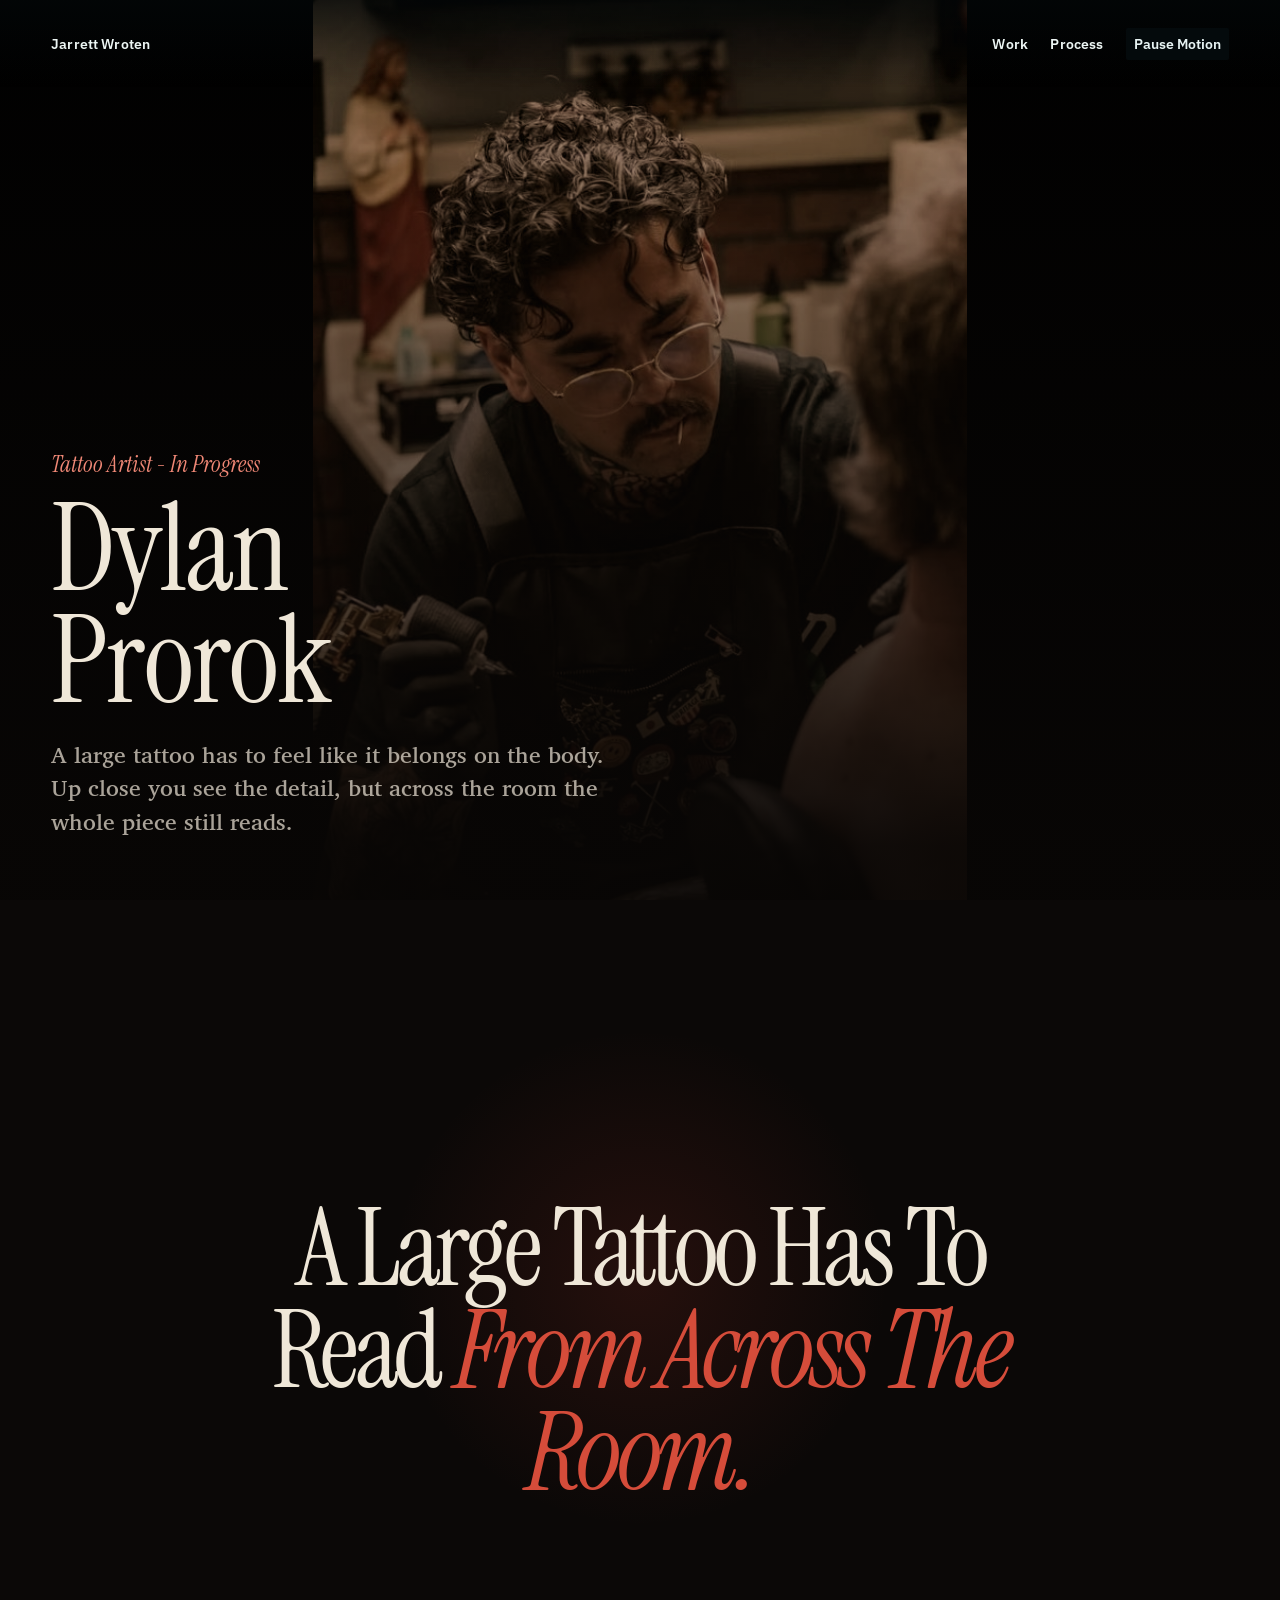
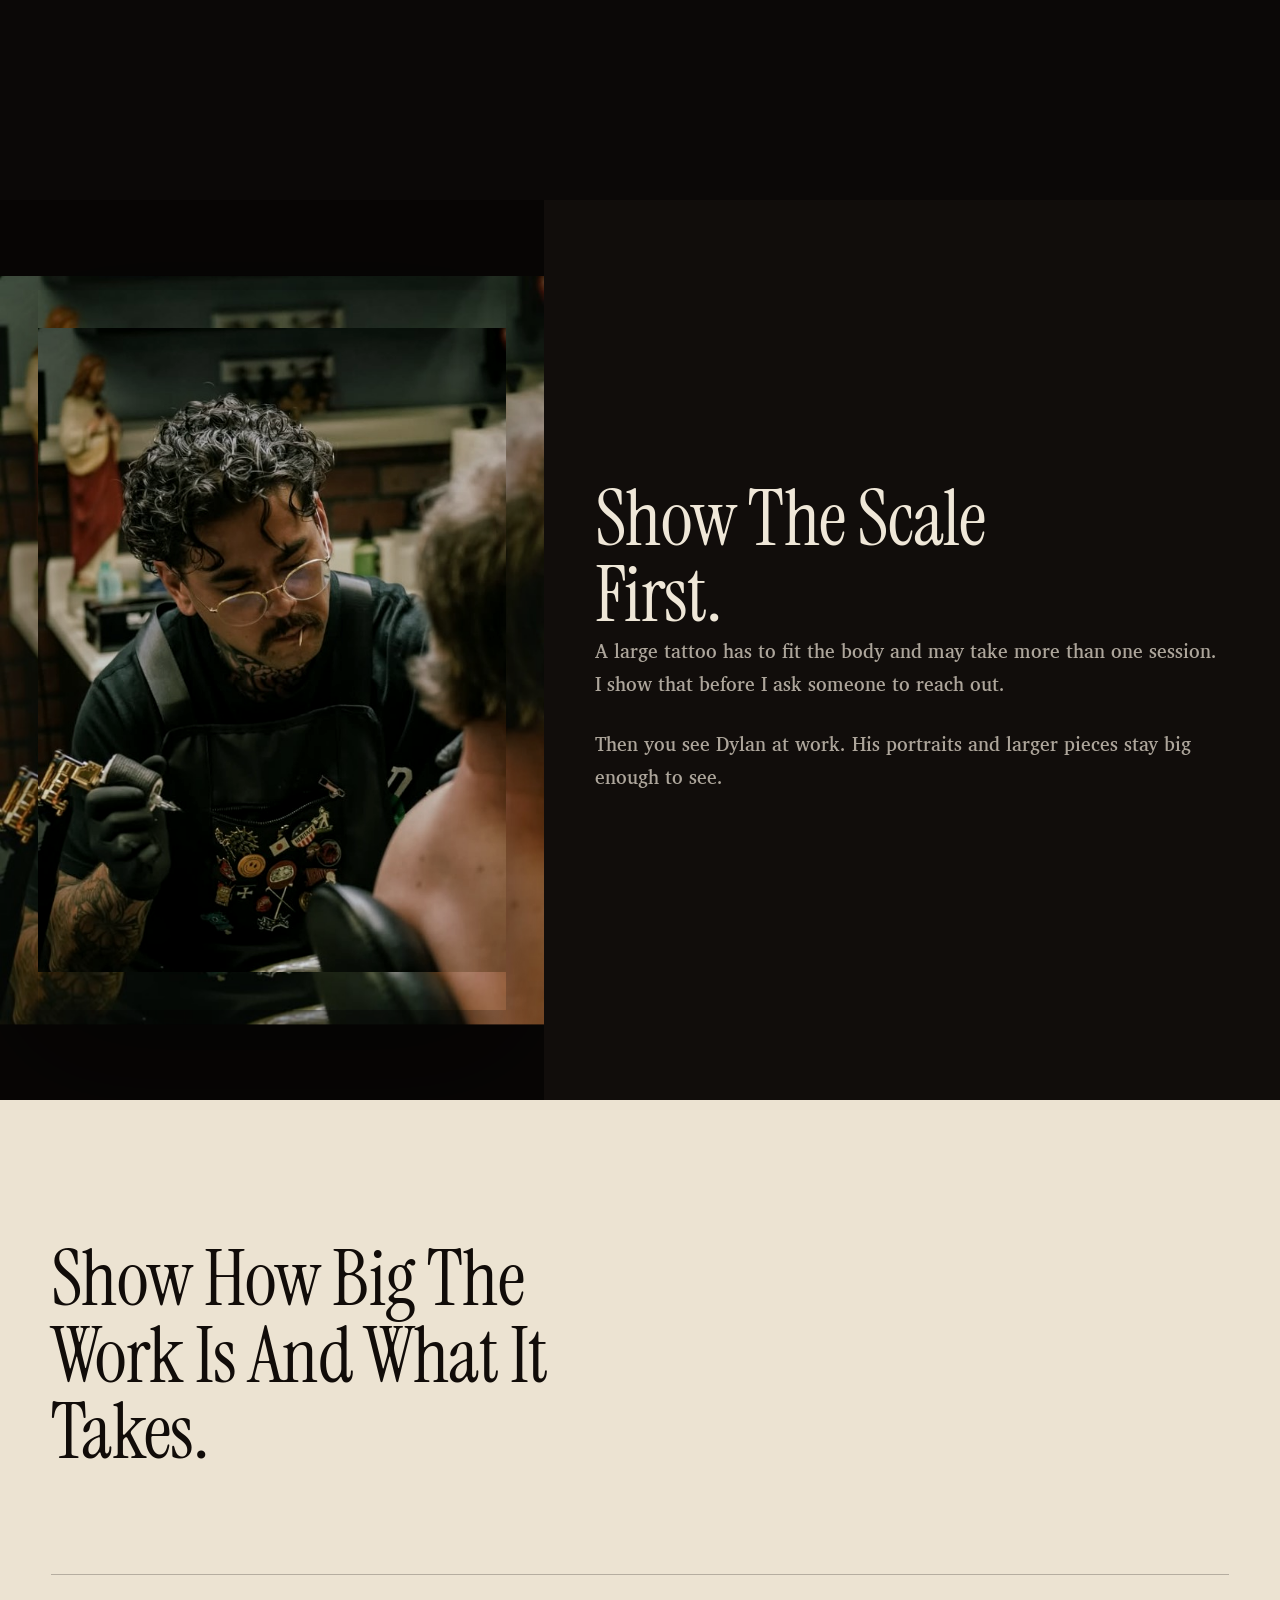
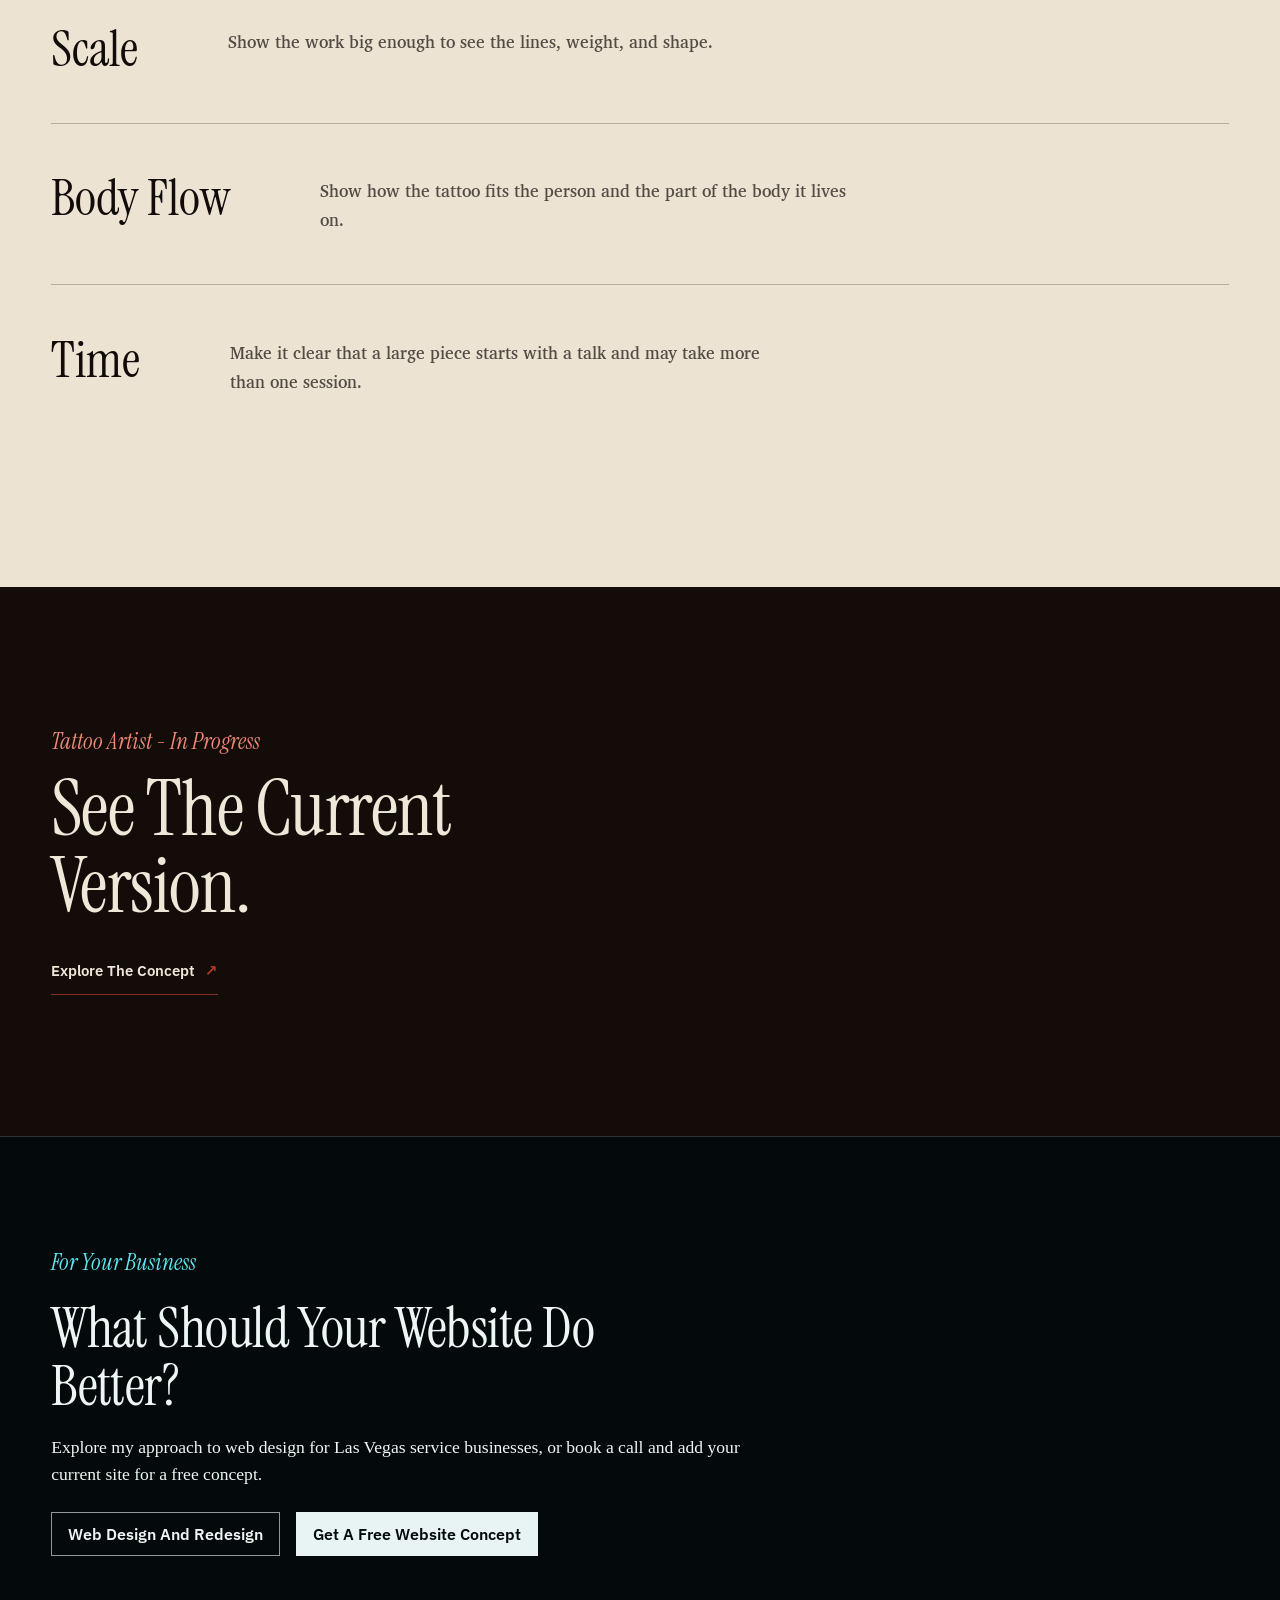
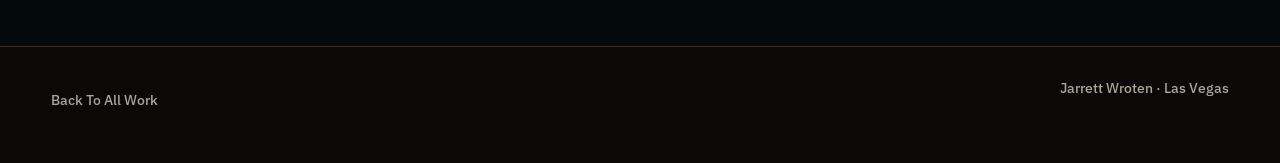
<file: work/dylan-prorok/index.html>
<!doctype html>
<html lang="en" data-case-motion="off">
<head>
<meta name="robots" content="noindex, nofollow, noarchive">
  <meta charset="utf-8">
  <meta name="viewport" content="width=device-width, initial-scale=1">
  <title>Dylan Prorok Tattoo Artist Website Concept | Jarrett Wroten</title>
  <meta name="description" content="See Jarrett Wroten's in-progress website concept for tattoo artist Dylan Prorok, built to show how large work fits the body.">
  <link rel="canonical" href="https://jarrettwroten.com/work/dylan-prorok/">
  <link rel="icon" href="data:image/svg+xml,%3Csvg xmlns='http://www.w3.org/2000/svg' viewBox='0 0 32 32'%3E%3Crect width='32' height='32' rx='6' fill='%23040A0C'/%3E%3Crect x='11' y='11' width='10' height='10' transform='rotate(45 16 16)' fill='%23D97A3A'/%3E%3C/svg%3E">
  <meta property="og:type" content="article">
  <meta property="og:site_name" content="Jarrett Wroten">
  <meta property="og:title" content="Dylan Prorok Tattoo Artist Website Concept | Jarrett Wroten">
  <meta property="og:description" content="See how large tattoo work fits the body and reads from across the room.">
  <meta property="og:url" content="https://jarrettwroten.com/work/dylan-prorok/">
  <meta property="og:image" content="https://jarrettwroten.com/demos/dylan-prorok/dylan-portrait.jpg">
  <meta property="og:image:alt" content="Dylan Prorok tattooing in a Las Vegas studio.">
  <meta name="twitter:card" content="summary_large_image">
  <meta name="twitter:title" content="Dylan Prorok Tattoo Artist Website Concept | Jarrett Wroten">
  <meta name="twitter:description" content="See Jarrett Wroten's in-progress website concept for tattoo artist Dylan Prorok.">
  <meta name="twitter:image" content="https://jarrettwroten.com/demos/dylan-prorok/dylan-portrait.jpg">
  <link rel="stylesheet" href="/assets/case-study.css?v=labels-20261007">
  <script src="/assets/motion-bootstrap.js?v=access-20260904"></script>
  <script src="/assets/case-study.js" defer></script>
  <script type="application/ld+json">
  {"@context":"https://schema.org","@type":"CreativeWork","name":"Dylan Prorok Tattoo Artist Website Concept","url":"https://jarrettwroten.com/work/dylan-prorok/","description":"An in-progress tattoo artist website concept built to show how large work fits the body.","creativeWorkStatus":"Tattoo Artist - In Progress","creator":{"@type":"Person","name":"Jarrett Wroten","url":"https://jarrettwroten.com/"},"about":{"@type":"Person","name":"Dylan Prorok"}}
  </script>
  <style>
    :root{--case-bg:#0b0807;--case-ink:#efe7d8;--case-muted:rgba(239,231,216,.7);--case-line:rgba(239,231,216,.18);--case-accent:#b23a2c}
    .dylan-hero{background:#080605}
    .dylan-hero::before{content:"";position:absolute;inset:-3rem;background:url("/demos/dylan-prorok/dylan-portrait.jpg") center/cover no-repeat;filter:blur(34px) saturate(.5);opacity:.34;transform:scale(1.08)}
    .dylan-hero .case-hero-media{filter:url(#dylan-grade) contrast(1.06)}
    .dylan-mobile-portrait{display:none}
    html[data-case-motion="off"] .dylan-mobile-portrait{display:block;position:absolute;inset:0;width:100%;height:100%;object-fit:contain;object-position:center;filter:saturate(.72) contrast(1.08)}
    .dylan-hero::after{background:linear-gradient(180deg,rgba(8,6,5,.12),rgba(8,6,5,.95) 94%)}
    .dylan-hero .case-title{max-width:8ch;color:var(--case-ink)}
    .dylan-thesis{min-height:100svh;display:grid;place-items:center;text-align:center;background:radial-gradient(circle at 50% 42%,rgba(178,58,44,.16),transparent 30%),#0b0807}
    .dylan-thesis blockquote{max-width:15ch;margin:0;font:500 clamp(3rem,8.5vw,8rem)/.94 var(--case-display);letter-spacing:-.04em}
    .dylan-thesis em{color:#d54c3a;font-weight:500}
    .dylan-flow{padding:0;display:grid;grid-template-columns:minmax(0,.85fr) minmax(22rem,1.15fr);min-height:100svh;background:#110d0b}
    .dylan-flow-media{min-height:100svh;position:relative;display:grid;place-items:center;overflow:hidden;background:#070504 url("/demos/dylan-prorok/dylan-portrait.jpg") center/contain no-repeat}
    .dylan-flow-media video{position:absolute;inset:0;width:100%;height:100%;object-fit:contain;background:#070504;opacity:.58}
    .dylan-flow-media img{position:relative;z-index:1;height:min(80svh,52rem);width:auto;max-width:86%;object-fit:contain;filter:saturate(.72) contrast(1.08);box-shadow:0 2rem 7rem rgba(0,0,0,.48)}
    .dylan-flow-copy{align-self:center;padding:clamp(5rem,10vw,9rem) var(--case-gutter)}
    .dylan-principles{background:#ece3d2;color:#110c09}
    .dylan-principles .case-kicker{color:#9f3024}
    .dylan-principles .case-heading{color:#110c09}
    .dylan-principle-list{width:min(100%,78rem);margin:clamp(4rem,8vw,7rem) auto 0}
    .dylan-principle{display:grid;grid-template-columns:max-content minmax(0,1fr);gap:clamp(2rem,7vw,8rem);padding:clamp(2rem,4vw,3.5rem) 0;border-top:1px solid rgba(17,12,9,.25)}
    .dylan-principle h3{margin:0;font:500 clamp(2.3rem,4vw,4.25rem)/.9 var(--case-display)}
    .dylan-principle p{max-width:34rem;margin:0;font-size:1.08rem;line-height:1.68;color:rgba(17,12,9,.7)}
    .dylan-status{background:#130c09}
    .dylan-status .case-copy{margin-top:2.4rem}
    @media(max-width:800px){.dylan-hero .case-hero-media{display:none}.dylan-mobile-portrait{display:block;position:absolute;inset:0;width:100%;height:100%;object-fit:contain;object-position:center;filter:saturate(.72) contrast(1.08)}.dylan-flow{display:block}.dylan-flow-media{min-height:76svh}.dylan-flow-media video{display:none}.dylan-flow-copy{padding-top:5rem;padding-bottom:5rem}.dylan-principle{grid-template-columns:1fr;gap:1rem}}
  </style>
  <link rel="stylesheet" href="/assets/accessibility.css?v=20260904-a">
  <script src="/assets/accessibility.js?v=titlecase-20261007" defer></script>
  <link rel="stylesheet" href="/assets/acquisition-nav.css?v=serif-20261007">
</head>
<body>
  <svg width="0" height="0" style="position:absolute;overflow:hidden" aria-hidden="true" focusable="false"><filter id="dylan-grade" color-interpolation-filters="sRGB"><feColorMatrix type="saturate" values="0.45"/><feComponentTransfer><feFuncR type="gamma" amplitude="1.05" exponent=".9" offset="0"/><feFuncG type="gamma" amplitude=".9" exponent="1" offset="0"/><feFuncB type="gamma" amplitude=".78" exponent="1.05" offset="0"/></feComponentTransfer></filter></svg>
  <header class="case-header">
    <a href="/">Jarrett Wroten</a>
    <nav aria-label="Case study navigation"><a href="/portfolio/">Work</a><a href="/#process-journey">Process</a></nav>
  </header>

  <main class="case-article">
    <section class="case-hero dylan-hero" aria-labelledby="dylan-title">
      <img class="dylan-mobile-portrait" src="/demos/dylan-prorok/dylan-portrait.jpg" alt="" width="617" height="849" decoding="async">
      <video class="case-hero-media" muted loop playsinline preload="none" poster="/demos/dylan-prorok/dylan-portrait.jpg" aria-hidden="true">
        <source data-src="/demos/dylan-prorok/sakura-ink-bloom.mp4" type="video/mp4">
      </video>
      <div class="case-hero-copy">
        <p class="case-status">Tattoo Artist - In Progress</p>
        <h1 class="case-title" id="dylan-title">Dylan Prorok</h1>
        <p class="case-lede">A large tattoo has to feel like it belongs on the body. Up close you see the detail, but across the room the whole piece still reads.</p>
      </div>
    </section>

    <section class="case-section dylan-thesis" aria-labelledby="dylan-thesis-title">
      <blockquote id="dylan-thesis-title">A Large Tattoo Has To Read <em>From Across The Room.</em></blockquote>
    </section>

    <section class="dylan-flow" aria-labelledby="dylan-flow-title">
      <div class="dylan-flow-media" aria-hidden="true">
        <video muted loop playsinline preload="none" poster="/demos/dylan-prorok/dylan-portrait.jpg"><source data-src="/demos/dylan-prorok/sakura-ink-bloom.mp4" type="video/mp4"></video>
        <img src="/demos/dylan-prorok/dylan-portrait.jpg" alt="" width="617" height="849" loading="lazy" decoding="async">
      </div>
      <div class="dylan-flow-copy">
        <h2 class="case-heading" id="dylan-flow-title">Show The Scale First.</h2>
        <div class="case-copy">
          <p>A large tattoo has to fit the body and may take more than one session. I show that before I ask someone to reach out.</p>
          <p>Then you see Dylan at work. His portraits and larger pieces stay big enough to see.</p>
        </div>
      </div>
    </section>

    <section class="case-section dylan-principles" aria-labelledby="dylan-principles-title">
      <div class="case-section-inner">
        <h2 class="case-heading" id="dylan-principles-title">Show How Big The Work Is And What It Takes.</h2>
      </div>
      <div class="dylan-principle-list">
        <article class="dylan-principle"><h3>Scale</h3><p>Show the work big enough to see the lines, weight, and shape.</p></article>
        <article class="dylan-principle"><h3>Body Flow</h3><p>Show how the tattoo fits the person and the part of the body it lives on.</p></article>
        <article class="dylan-principle"><h3>Time</h3><p>Make it clear that a large piece starts with a talk and may take more than one session.</p></article>
      </div>
    </section>

    <section class="case-section dylan-status">
      <div class="case-section-inner">
        <p class="case-status">Tattoo Artist - In Progress</p>
        <h2 class="case-heading">See The Current Version.</h2>
        <a class="case-action" href="https://prorok.jarrettwroten.com/" rel="noopener">Explore The Concept</a>
      </div>
    </section>
  </main>

  <section class="jw-project-inquiry" aria-labelledby="jw-project-inquiry-title">
    <p>For Your Business</p>
    <h2 id="jw-project-inquiry-title">What Should Your Website Do Better?</h2>
    <p>Explore my approach to web design for Las Vegas service businesses, or book a call and add your current site for a free concept.</p>
    <div><a href="/las-vegas-web-design/">Web Design And Redesign</a><a href="/book/">Get A Free Website Concept</a></div>
  </section>

  <footer class="case-footer"><a href="/portfolio/#c-prorok">Back To All Work</a><span>Jarrett Wroten · Las Vegas</span></footer>
</body>
</html>
</file>
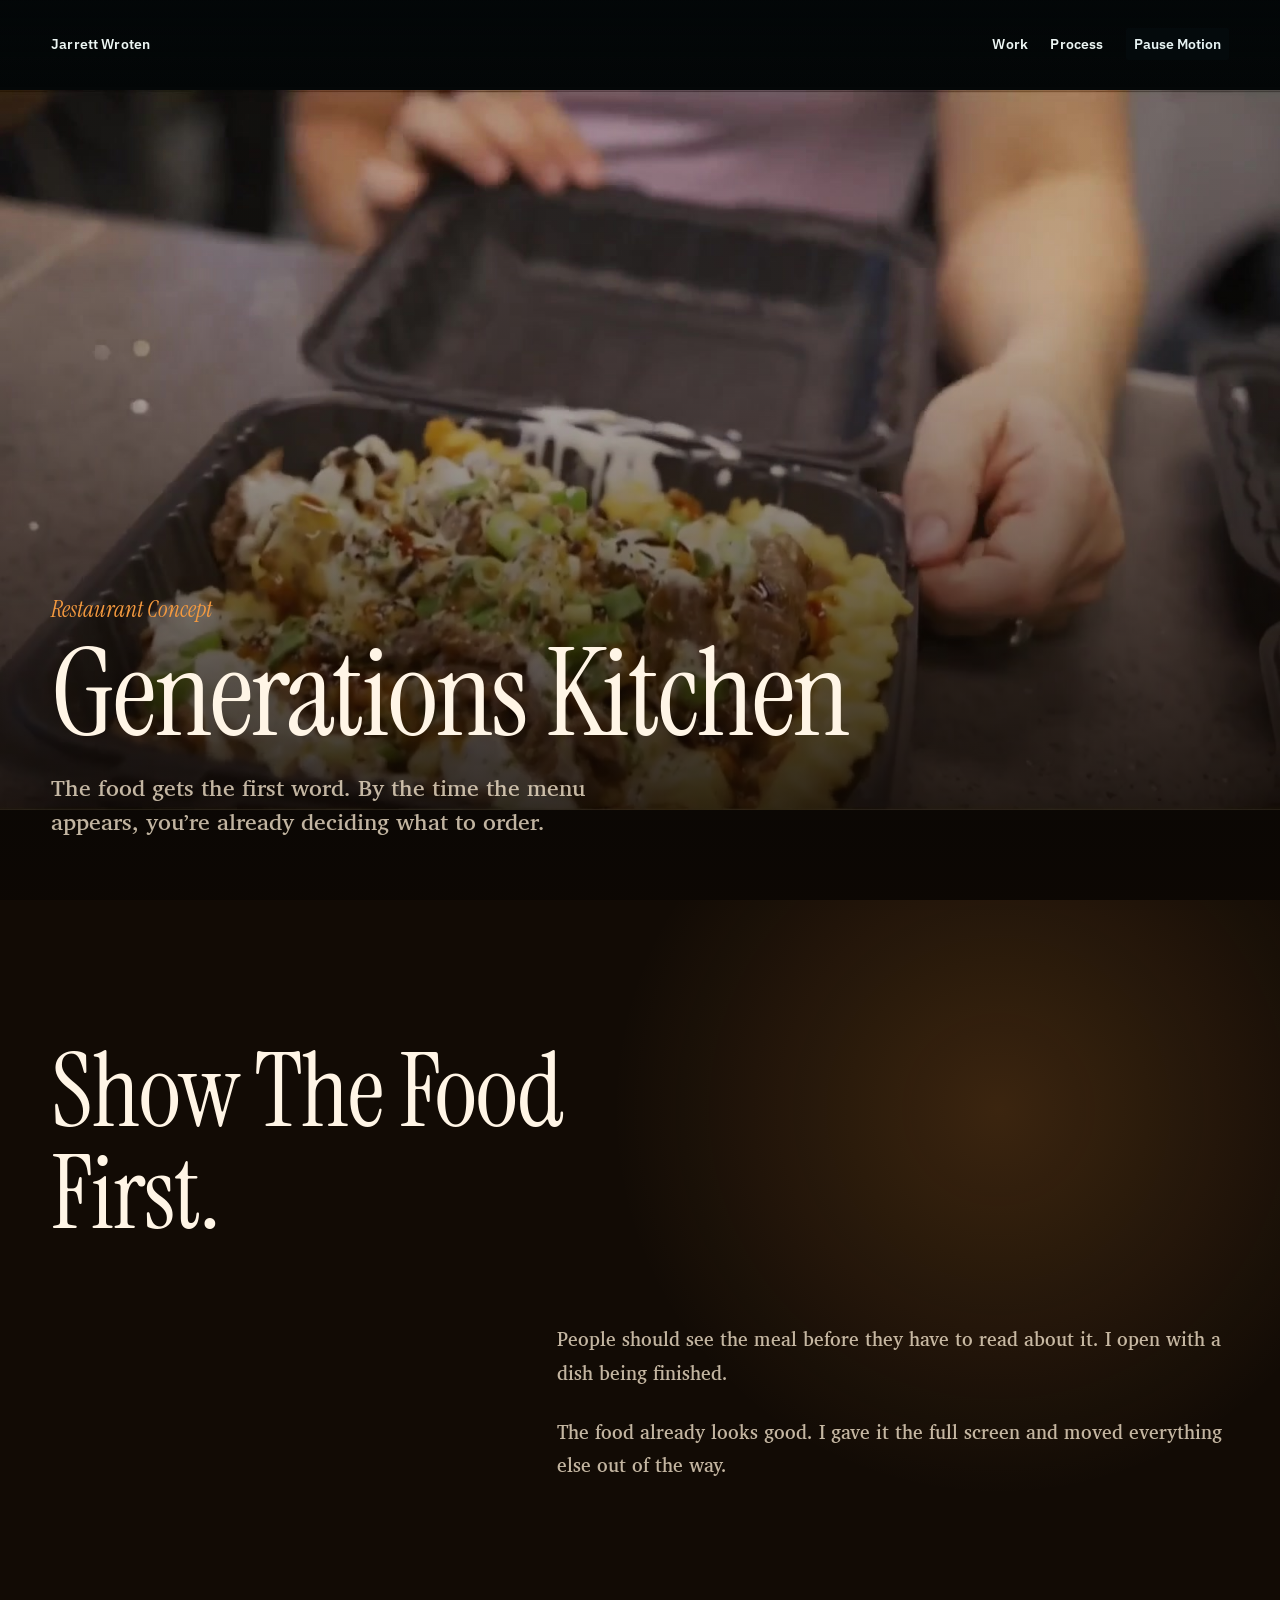
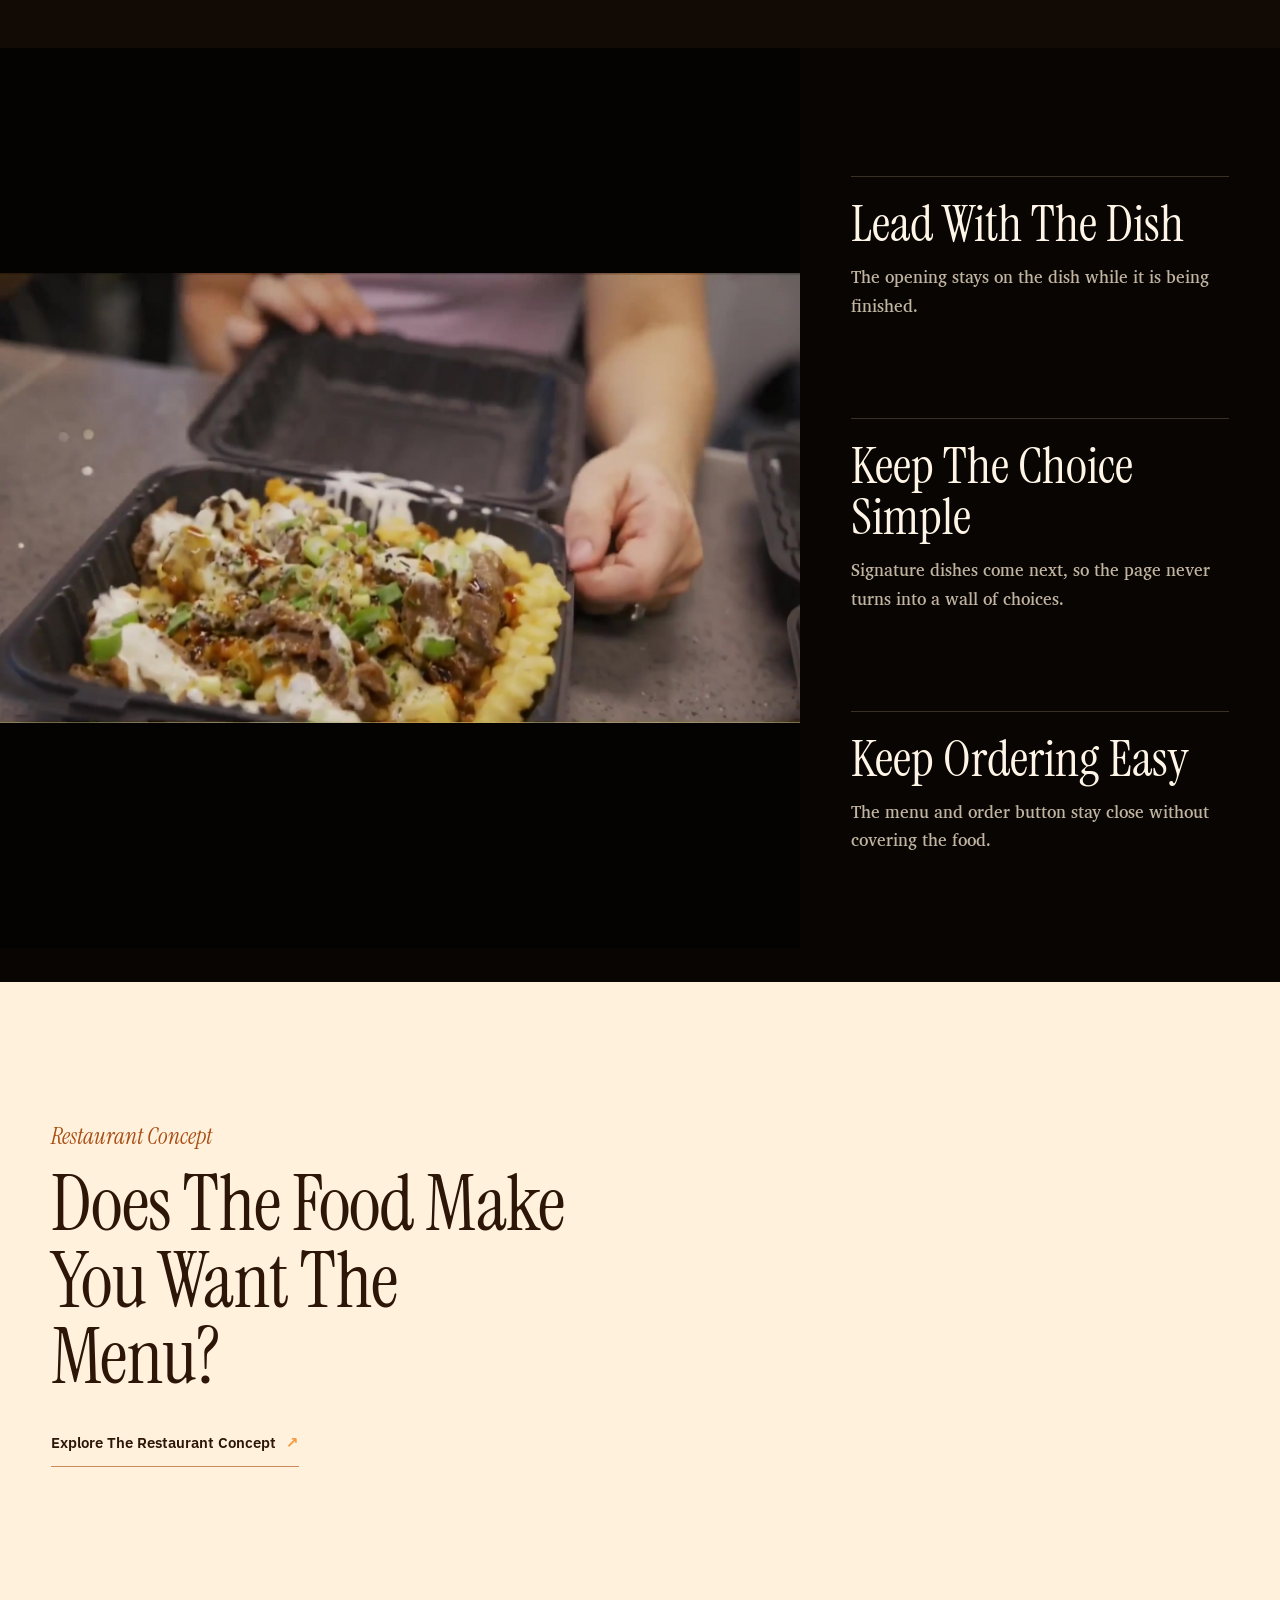
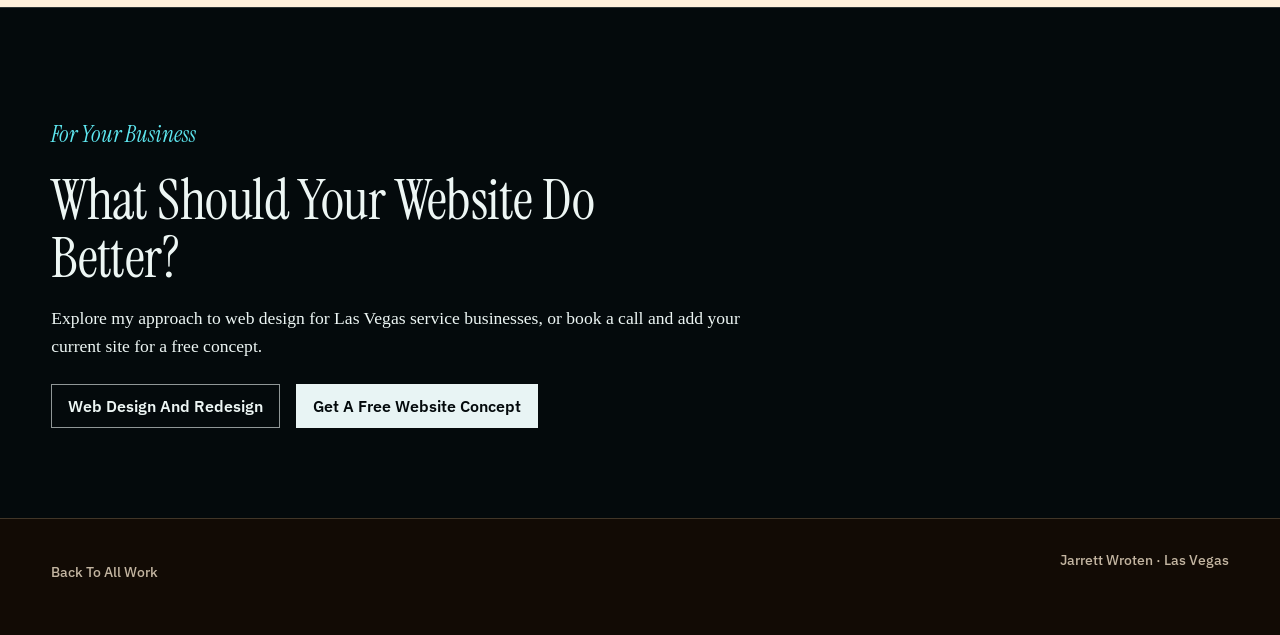
<file: work/generations-kitchen/index.html>
<!doctype html>
<html lang="en" data-case-motion="off">
<head>
<meta name="robots" content="noindex, nofollow, noarchive">
  <meta charset="utf-8">
  <meta name="viewport" content="width=device-width, initial-scale=1">
  <title>Generations Kitchen Restaurant Website Concept | Jarrett Wroten</title>
  <meta name="description" content="See a Las Vegas restaurant website concept built to show Generations Kitchen's food first and keep the menu close.">
  <link rel="canonical" href="https://jarrettwroten.com/work/generations-kitchen/">
  <link rel="icon" href="data:image/svg+xml,%3Csvg xmlns='http://www.w3.org/2000/svg' viewBox='0 0 32 32'%3E%3Crect width='32' height='32' rx='6' fill='%23040A0C'/%3E%3Crect x='11' y='11' width='10' height='10' transform='rotate(45 16 16)' fill='%23D97A3A'/%3E%3C/svg%3E">
  <meta property="og:type" content="article">
  <meta property="og:site_name" content="Jarrett Wroten">
  <meta property="og:title" content="Generations Kitchen Restaurant Concept | Jarrett Wroten">
  <meta property="og:description" content="See the food first, then open the menu when you are ready.">
  <meta property="og:url" content="https://jarrettwroten.com/work/generations-kitchen/">
  <meta property="og:image" content="https://jarrettwroten.com/assets/work/generations/hurricane-fries-desktop.jpg">
  <meta property="og:image:alt" content="Hurricane fries being finished for the Generations Kitchen concept.">
  <meta name="twitter:card" content="summary_large_image">
  <meta name="twitter:title" content="Generations Kitchen Restaurant Concept | Jarrett Wroten">
  <meta name="twitter:description" content="See Jarrett Wroten's food-first website concept for Generations Kitchen.">
  <meta name="twitter:image" content="https://jarrettwroten.com/assets/work/generations/hurricane-fries-desktop.jpg">
  <link rel="stylesheet" href="/assets/case-study.css?v=labels-20261007">
  <script src="/assets/motion-bootstrap.js?v=access-20260904"></script>
  <script src="/assets/case-study.js" defer></script>
  <script type="application/ld+json">
  {"@context":"https://schema.org","@type":"CreativeWork","name":"Generations Kitchen Restaurant Website Concept","url":"https://jarrettwroten.com/work/generations-kitchen/","description":"A restaurant website concept that shows the food first and keeps the menu close.","creativeWorkStatus":"Restaurant Concept","creator":{"@type":"Person","name":"Jarrett Wroten","url":"https://jarrettwroten.com/"},"about":{"@type":"Restaurant","name":"Generations Kitchen"}}
  </script>
  <style>
    :root{--case-bg:#120b05;--case-ink:#fff5e6;--case-muted:rgba(255,239,214,.75);--case-line:rgba(255,225,181,.2);--case-accent:#f59a3f}
    .gk-hero{background:#110a04 url("/assets/work/generations/hurricane-fries-desktop.jpg") center/contain no-repeat}
    .gk-hero::after{background:linear-gradient(180deg,rgba(13,7,3,.08) 32%,rgba(13,7,3,.94) 100%)}
    .gk-thesis{background:radial-gradient(circle at 78% 28%,rgba(245,154,63,.18),transparent 34%),var(--case-bg)}
    .gk-thesis .case-heading{max-width:13ch;font-size:clamp(3rem,8vw,7.6rem)}
    .gk-thesis .case-copy{margin:clamp(2.3rem,6vw,5rem) 0 0 auto}
    .gk-runway{padding:0;background:#080503}
    .gk-runway-grid{display:grid;grid-template-columns:minmax(0,1.25fr) minmax(19rem,.75fr);min-height:100svh}
    .gk-runway-media{position:sticky;top:0;height:100svh;display:grid;place-items:center;overflow:hidden;background:#050302 url("/assets/work/generations/hurricane-fries-desktop.jpg") center/contain no-repeat}
    .gk-runway-media video{width:100%;height:100%;object-fit:contain;background:#050302}
    .gk-decisions{padding:clamp(5rem,10vw,9rem) var(--case-gutter);display:flex;flex-direction:column;justify-content:center;gap:clamp(4rem,11vh,8rem)}
    .gk-decision{max-width:30rem;border-top:1px solid var(--case-line);padding-top:1.1rem}
    .gk-decision h3{margin:.2rem 0 .8rem;font:500 clamp(2rem,4vw,3.5rem)/1 var(--case-display)}
    .gk-decision p{margin:0;font-size:1.08rem;line-height:1.65;color:var(--case-muted)}
    .gk-status{background:#fff1dc;color:#2d1608}
    .gk-status .case-status{color:#a94d13}
    .gk-status .case-heading,.gk-status .case-copy strong{color:#2d1608}
    .gk-status .case-copy{color:rgba(45,22,8,.72);margin-top:2rem}
    .gk-status .case-action{color:#2d1608;border-color:rgba(169,77,19,.62)}
    @media(max-width:800px){.gk-hero,.gk-runway-media{background-image:url("/assets/work/generations/hurricane-fries-mobile.jpg")}.gk-runway-grid{display:block}.gk-runway-media{position:relative;height:72svh}.gk-decisions{padding-top:4.5rem;padding-bottom:4.5rem}}
  </style>
  <link rel="stylesheet" href="/assets/accessibility.css?v=20260904-a">
  <script src="/assets/accessibility.js?v=titlecase-20261007" defer></script>
  <link rel="stylesheet" href="/assets/acquisition-nav.css?v=serif-20261007">
</head>
<body>
  <header class="case-header">
    <a href="/">Jarrett Wroten</a>
    <nav aria-label="Case study navigation"><a href="/portfolio/">Work</a><a href="/#process-journey">Process</a></nav>
  </header>

  <main class="case-article">
    <section class="case-hero gk-hero" aria-labelledby="gk-title">
      <video class="case-hero-media" muted playsinline preload="none" poster="/assets/work/generations/hurricane-fries-desktop.jpg" aria-hidden="true">
        <source media="(max-width:720px)" data-src="/assets/work/generations/hurricane-fries-mobile-3p6.mp4" type="video/mp4">
        <source data-src="/assets/work/generations/hurricane-fries-desktop-3p6.mp4" type="video/mp4">
      </video>
      <div class="case-hero-copy">
        <p class="case-status">Restaurant Concept</p>
        <h1 class="case-title" id="gk-title">Generations Kitchen</h1>
        <p class="case-lede">The food gets the first word. By the time the menu appears, you’re already deciding what to order.</p>
      </div>
    </section>

    <section class="case-section gk-thesis">
      <div class="case-section-inner">
        <h2 class="case-heading">Show The Food First.</h2>
        <div class="case-copy">
          <p>People should see the meal before they have to read about it. I open with a dish being finished.</p>
          <p>The food already looks good. I gave it the full screen and moved everything else out of the way.</p>
        </div>
      </div>
    </section>

    <section class="gk-runway" aria-labelledby="gk-system-title">
      <div class="gk-runway-grid">
        <div class="gk-runway-media" aria-hidden="true">
          <video muted loop playsinline preload="none" poster="/assets/work/generations/hurricane-fries-desktop.jpg">
            <source media="(max-width:720px)" data-src="/assets/work/generations/hurricane-fries-mobile-3p6.mp4" type="video/mp4">
            <source data-src="/assets/work/generations/hurricane-fries-desktop-3p6.mp4" type="video/mp4">
          </video>
        </div>
        <div class="gk-decisions">
          <article class="gk-decision">
            <h3 id="gk-system-title">Lead With The Dish</h3>
            <p>The opening stays on the dish while it is being finished.</p>
          </article>
          <article class="gk-decision">
            <h3>Keep The Choice Simple</h3>
            <p>Signature dishes come next, so the page never turns into a wall of choices.</p>
          </article>
          <article class="gk-decision">
            <h3>Keep Ordering Easy</h3>
            <p>The menu and order button stay close without covering the food.</p>
          </article>
        </div>
      </div>
    </section>

    <section class="case-section gk-status">
      <div class="case-section-inner">
        <p class="case-status">Restaurant Concept</p>
        <h2 class="case-heading">Does The Food Make You Want The Menu?</h2>
        <a class="case-action" href="https://generations.jarrettwroten.com/" rel="noopener">Explore The Restaurant Concept</a>
      </div>
    </section>
  </main>

  <section class="jw-project-inquiry" aria-labelledby="jw-project-inquiry-title">
    <p>For Your Business</p>
    <h2 id="jw-project-inquiry-title">What Should Your Website Do Better?</h2>
    <p>Explore my approach to web design for Las Vegas service businesses, or book a call and add your current site for a free concept.</p>
    <div><a href="/las-vegas-web-design/">Web Design And Redesign</a><a href="/book/">Get A Free Website Concept</a></div>
  </section>

  <footer class="case-footer"><a href="/portfolio/#c-generations">Back To All Work</a><span>Jarrett Wroten · Las Vegas</span></footer>
</body>
</html>
</file>
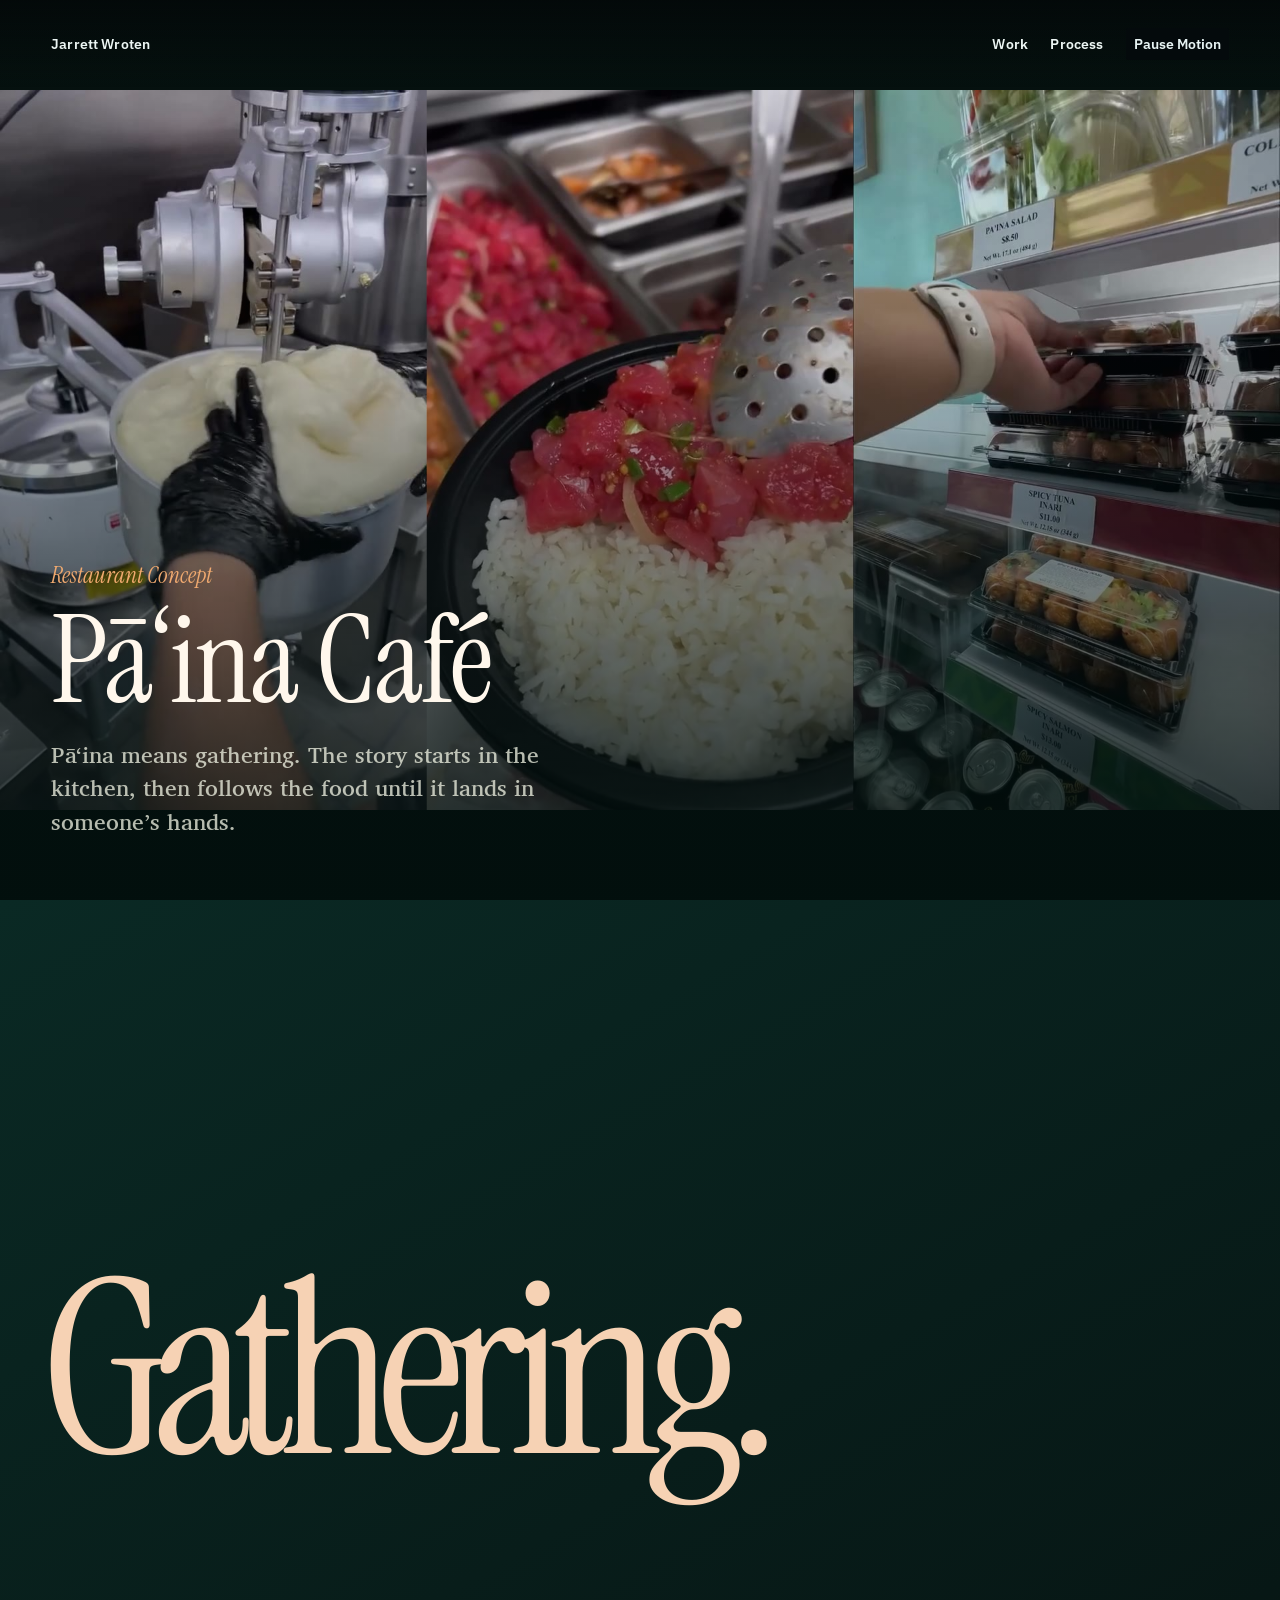
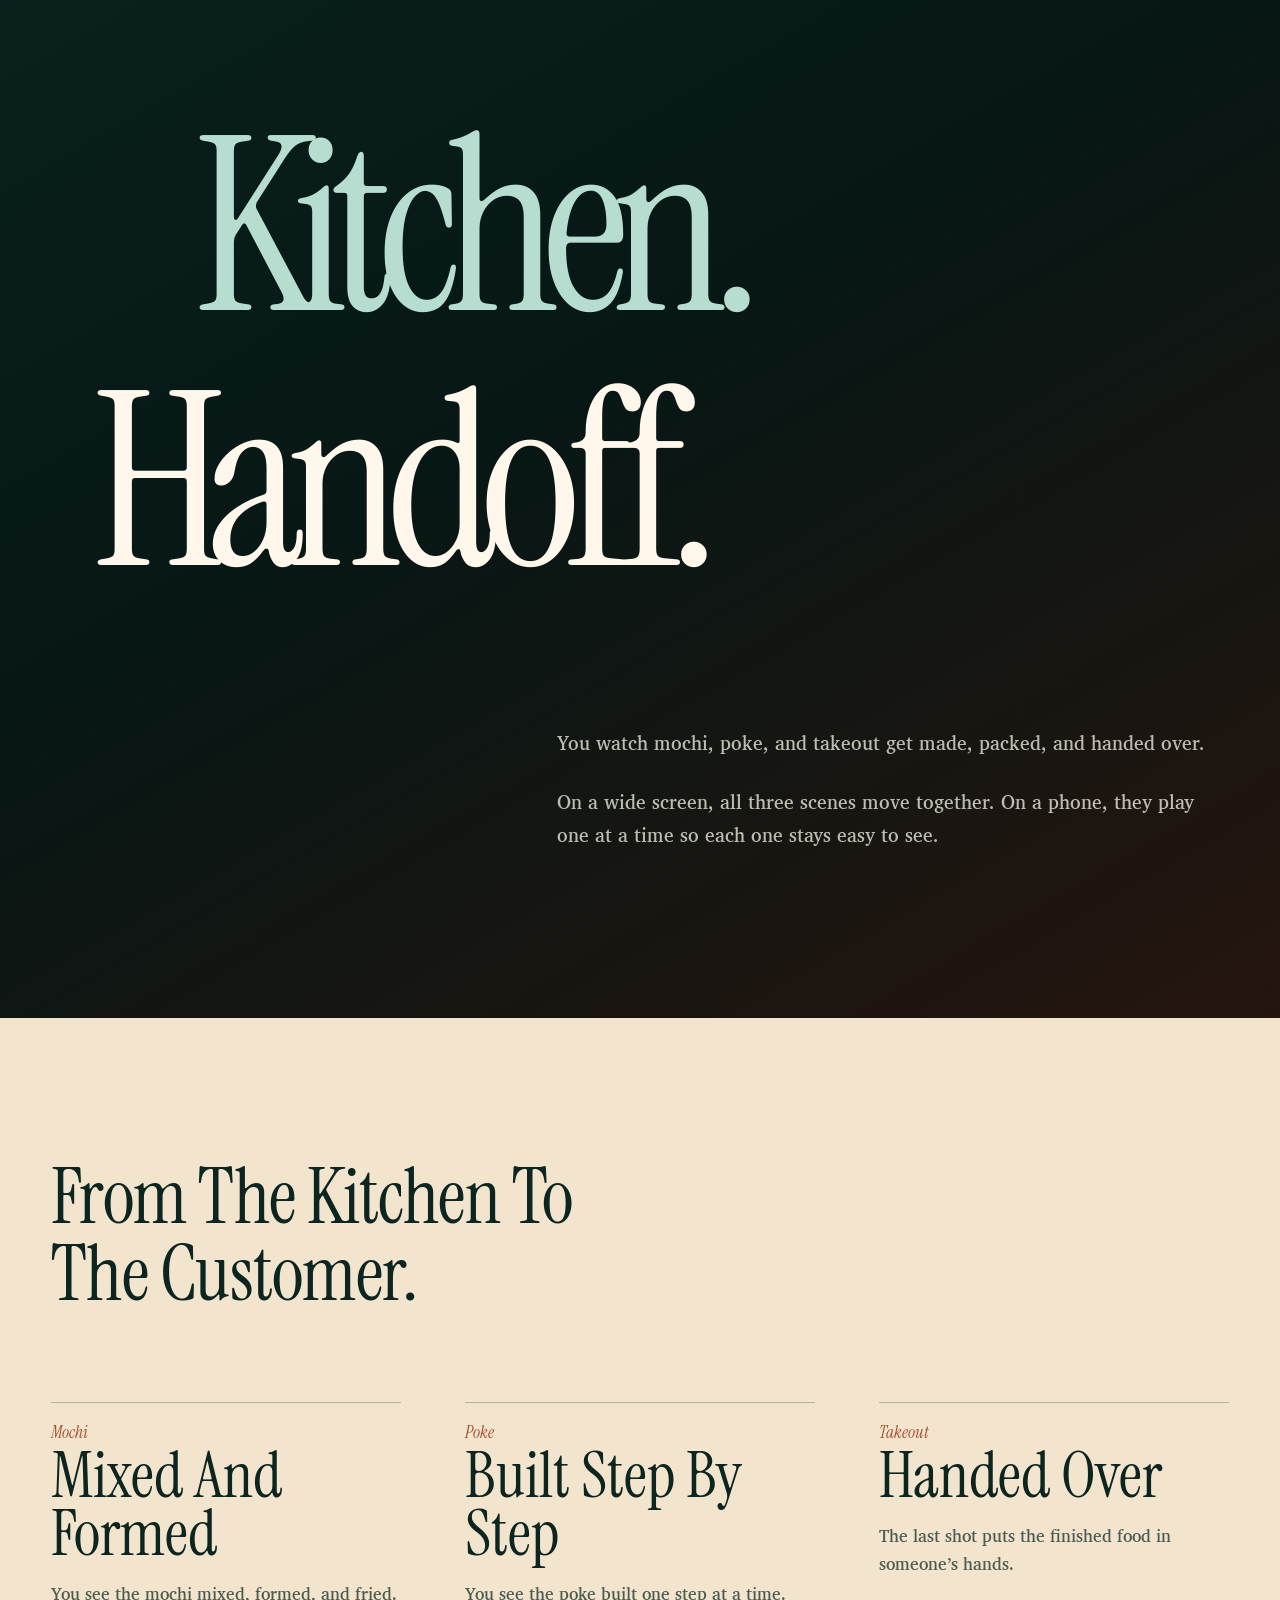
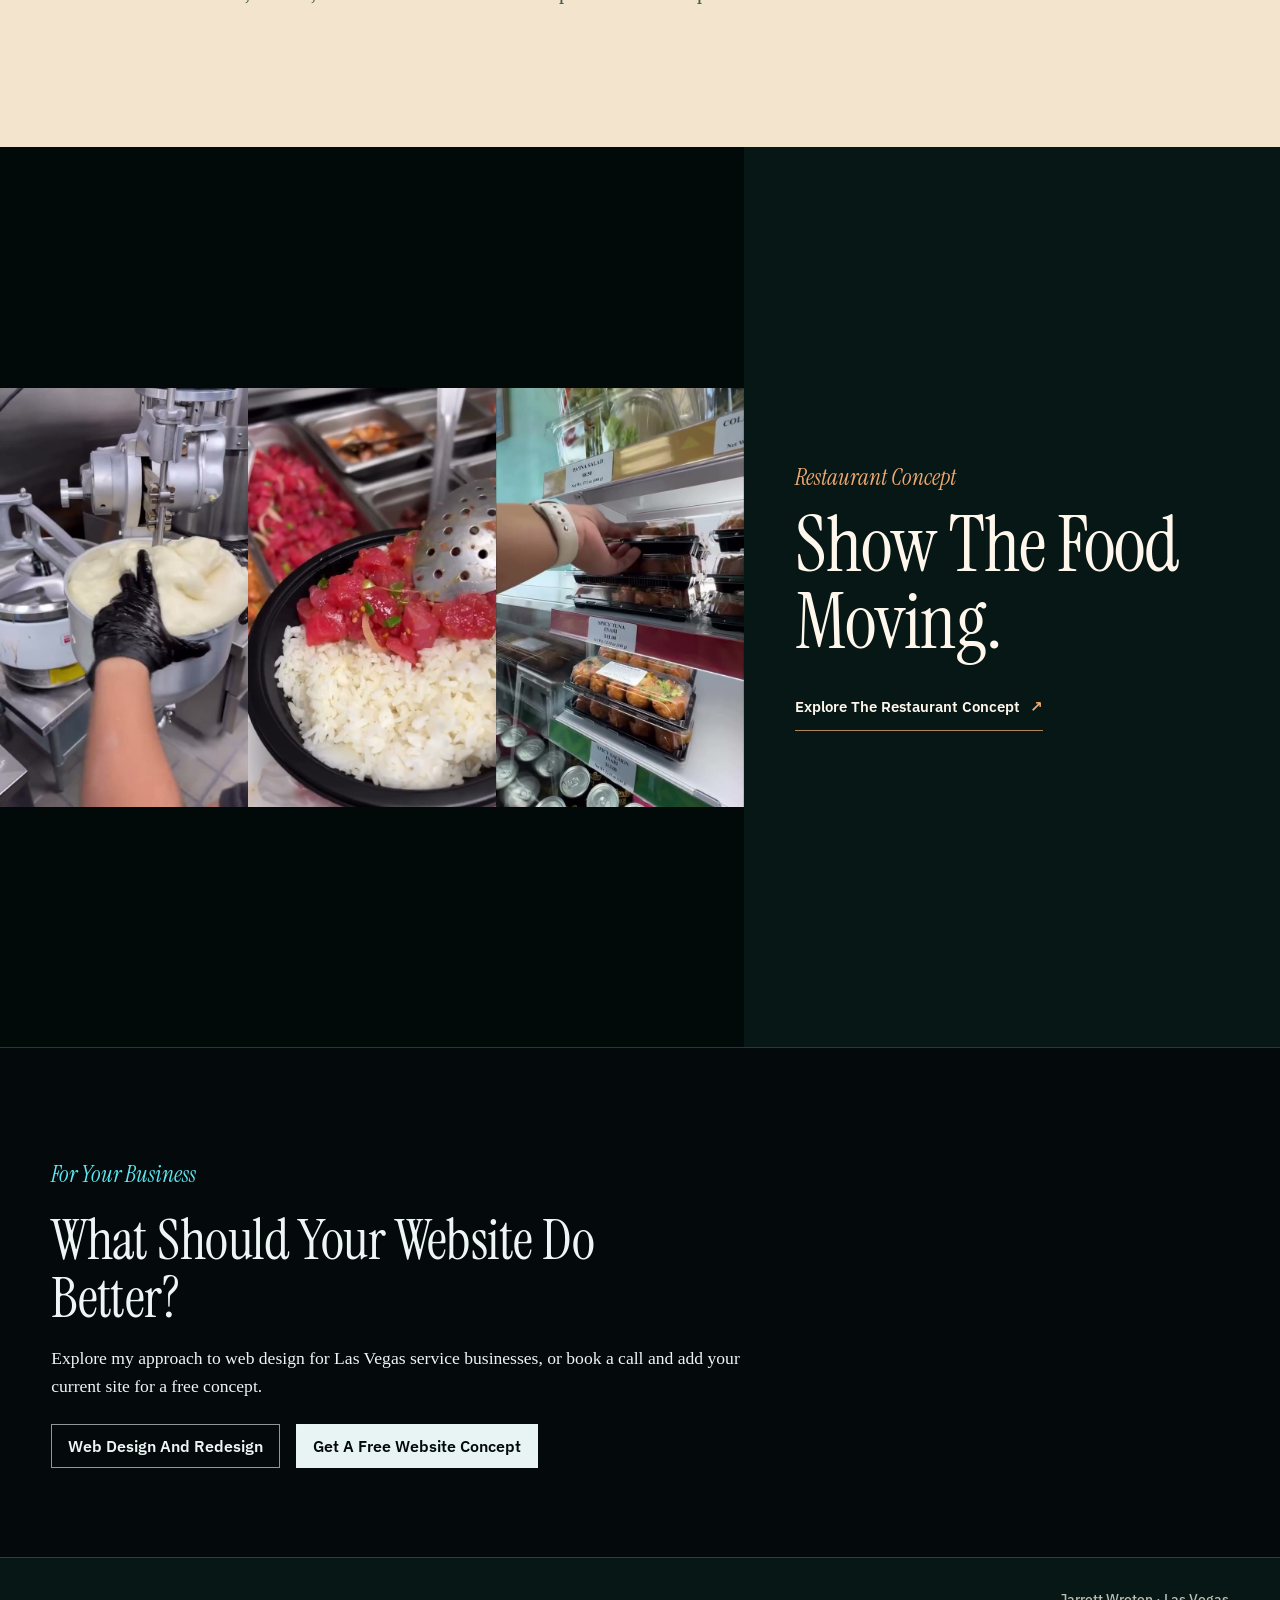
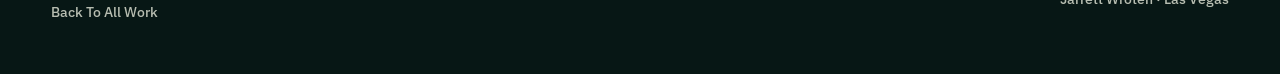
<file: work/paina-cafe/index.html>
<!doctype html>
<html lang="en" data-case-motion="off">
<head>
<meta name="robots" content="noindex, nofollow, noarchive">
  <meta charset="utf-8">
  <meta name="viewport" content="width=device-width, initial-scale=1">
  <title>Pā‘ina Café Restaurant Website Concept | Jarrett Wroten</title>
  <meta name="description" content="See a Las Vegas restaurant website concept that follows Pā‘ina Café's food from the kitchen to the customer.">
  <link rel="canonical" href="https://jarrettwroten.com/work/paina-cafe/">
  <link rel="icon" href="data:image/svg+xml,%3Csvg xmlns='http://www.w3.org/2000/svg' viewBox='0 0 32 32'%3E%3Crect width='32' height='32' rx='6' fill='%23040A0C'/%3E%3Crect x='11' y='11' width='10' height='10' transform='rotate(45 16 16)' fill='%23D97A3A'/%3E%3C/svg%3E">
  <meta property="og:type" content="article">
  <meta property="og:site_name" content="Jarrett Wroten">
  <meta property="og:title" content="Pā‘ina Café Restaurant Concept | Jarrett Wroten">
  <meta property="og:description" content="See mochi, poke, and takeout move from the kitchen to the customer.">
  <meta property="og:url" content="https://jarrettwroten.com/work/paina-cafe/">
  <meta property="og:image" content="https://jarrettwroten.com/assets/work/paina/opening-desktop-poster.jpg">
  <meta property="og:image:alt" content="Three kitchen moments in the Pā‘ina Café restaurant concept.">
  <meta name="twitter:card" content="summary_large_image">
  <meta name="twitter:title" content="Pā‘ina Café Restaurant Concept | Jarrett Wroten">
  <meta name="twitter:description" content="See Jarrett Wroten's website concept for Pā‘ina Café.">
  <meta name="twitter:image" content="https://jarrettwroten.com/assets/work/paina/opening-desktop-poster.jpg">
  <link rel="stylesheet" href="/assets/case-study.css?v=labels-20261007">
  <script src="/assets/motion-bootstrap.js?v=access-20260904"></script>
  <script src="/assets/case-study.js" defer></script>
  <script type="application/ld+json">
  {"@context":"https://schema.org","@type":"CreativeWork","name":"Pā‘ina Café Restaurant Website Concept","url":"https://jarrettwroten.com/work/paina-cafe/","description":"A restaurant website concept that follows the food from the kitchen to the customer.","creativeWorkStatus":"Restaurant Concept","creator":{"@type":"Person","name":"Jarrett Wroten","url":"https://jarrettwroten.com/"},"about":{"@type":"Restaurant","name":"Pā‘ina Café"}}
  </script>
  <style>
    :root{--case-bg:#071715;--case-ink:#fff7ec;--case-muted:rgba(243,246,230,.75);--case-line:rgba(200,235,216,.2);--case-accent:#f1aa70}
    .paina-hero{background:#06110f url("/assets/work/paina/opening-desktop-poster.jpg") center/contain no-repeat}
    .paina-hero::after{background:linear-gradient(180deg,rgba(2,15,13,.12) 28%,rgba(2,15,13,.92) 100%)}
    .paina-gather{background:linear-gradient(150deg,#0a2924 0%,#071715 58%,#25140e 100%)}
    .paina-word{font:500 clamp(5rem,19vw,17rem)/.72 var(--case-display);letter-spacing:-.065em;color:#f6d2b4;white-space:nowrap;transform:translateX(-.04em)}
    .paina-word:nth-child(2){margin-left:12vw;color:#b7ddd0}
    .paina-word:nth-child(3){margin-left:4vw;color:#fff7ec}
    .paina-gather .case-copy{margin:clamp(4rem,9vw,8rem) 0 0 auto}
    .paina-beats{background:#f2e4cd;color:#0c2520}
    .paina-beats .case-status,.paina-beats .case-kicker{color:#a64d2d}
    .paina-beats .case-copy{color:rgba(12,37,32,.72)}
    .paina-beatline{width:min(100%,82rem);margin:0 auto;display:grid;grid-template-columns:repeat(3,1fr);gap:clamp(1.5rem,5vw,5rem)}
    .paina-beat{padding-top:1rem;border-top:1px solid rgba(12,37,32,.25)}
    .paina-beat h3{margin:0 0 1rem;font:500 clamp(2.7rem,5vw,5.4rem)/.9 var(--case-display)}
    .paina-beat p{margin:0;font-size:1.08rem;line-height:1.62;color:rgba(12,37,32,.72)}
    .paina-handoff{display:grid;grid-template-columns:minmax(0,1fr) minmax(19rem,.72fr);padding:0;min-height:100svh}
    .paina-handoff-media{min-height:70svh;display:grid;place-items:center;background:#020a09 url("/assets/work/paina/opening-desktop-poster.jpg") center/contain no-repeat}
    .paina-hero .case-hero-media,.paina-handoff-media video{background:transparent}
    .paina-handoff-media video{width:100%;height:100%;object-fit:contain}
    .paina-handoff-copy{align-self:center;padding:clamp(4rem,9vw,8rem) var(--case-gutter)}
    @media(max-width:800px){.paina-word{font-size:clamp(4rem,22vw,7rem)}.paina-beatline{grid-template-columns:1fr;gap:3rem}.paina-handoff{display:block}.paina-handoff-media{min-height:72svh}.paina-handoff-copy{padding-top:4.5rem;padding-bottom:4.5rem}}
    @media(max-width:720px){.paina-hero,.paina-handoff-media{background-image:url("/assets/work/paina/opening-mobile-entry-2p4.jpg")}}
  </style>
  <link rel="stylesheet" href="/assets/accessibility.css?v=20260904-a">
  <script src="/assets/accessibility.js?v=titlecase-20261007" defer></script>
  <link rel="stylesheet" href="/assets/acquisition-nav.css?v=serif-20261007">
</head>
<body>
  <header class="case-header">
    <a href="/">Jarrett Wroten</a>
    <nav aria-label="Case study navigation"><a href="/portfolio/">Work</a><a href="/#process-journey">Process</a></nav>
  </header>

  <main class="case-article">
    <section class="case-hero paina-hero" aria-labelledby="paina-title">
      <video class="case-hero-media" muted loop playsinline preload="none" aria-hidden="true">
        <source media="(max-width:720px)" data-src="/assets/work/paina/opening-mobile-from-2p4.mp4" type="video/mp4">
        <source data-src="/assets/work/paina/opening-desktop.mp4" type="video/mp4">
      </video>
      <div class="case-hero-copy">
        <p class="case-status">Restaurant Concept</p>
        <h1 class="case-title" id="paina-title">Pā‘ina Café</h1>
        <p class="case-lede">Pā‘ina means gathering. The story starts in the kitchen, then follows the food until it lands in someone’s hands.</p>
      </div>
    </section>

    <section class="case-section paina-gather" aria-labelledby="paina-gather-title">
      <div class="case-section-inner">
        <h2 class="paina-word" id="paina-gather-title">Gathering.</h2>
        <div class="paina-word">Kitchen.</div>
        <div class="paina-word">Handoff.</div>
        <div class="case-copy">
          <p>You watch mochi, poke, and takeout get made, packed, and handed over.</p>
          <p>On a wide screen, all three scenes move together. On a phone, they play one at a time so each one stays easy to see.</p>
        </div>
      </div>
    </section>

    <section class="case-section paina-beats" aria-labelledby="paina-beats-title">
      <div class="case-section-inner">
        <h2 class="case-heading" id="paina-beats-title">From The Kitchen To The Customer.</h2>
      </div>
      <div class="paina-beatline" style="margin-top:clamp(3rem,7vw,6rem)">
        <article class="paina-beat"><p class="case-kicker">Mochi</p><h3>Mixed And Formed</h3><p>You see the mochi mixed, formed, and fried.</p></article>
        <article class="paina-beat"><p class="case-kicker">Poke</p><h3>Built Step By Step</h3><p>You see the poke built one step at a time.</p></article>
        <article class="paina-beat"><p class="case-kicker">Takeout</p><h3>Handed Over</h3><p>The last shot puts the finished food in someone’s hands.</p></article>
      </div>
    </section>

    <section class="paina-handoff" aria-labelledby="paina-status-title">
      <div class="paina-handoff-media" aria-hidden="true">
        <video muted loop playsinline preload="none">
          <source media="(max-width:720px)" data-src="/assets/work/paina/opening-mobile-from-2p4.mp4" type="video/mp4">
          <source data-src="/assets/work/paina/opening-desktop.mp4" type="video/mp4">
        </video>
      </div>
      <div class="paina-handoff-copy">
        <p class="case-status">Restaurant Concept</p>
        <h2 class="case-heading" id="paina-status-title">Show The Food Moving.</h2>
        <a class="case-action" href="https://paina.jarrettwroten.com/" rel="noopener">Explore The Restaurant Concept</a>
      </div>
    </section>
  </main>

  <section class="jw-project-inquiry" aria-labelledby="jw-project-inquiry-title">
    <p>For Your Business</p>
    <h2 id="jw-project-inquiry-title">What Should Your Website Do Better?</h2>
    <p>Explore my approach to web design for Las Vegas service businesses, or book a call and add your current site for a free concept.</p>
    <div><a href="/las-vegas-web-design/">Web Design And Redesign</a><a href="/book/">Get A Free Website Concept</a></div>
  </section>

  <footer class="case-footer"><a href="/portfolio/#c-paina">Back To All Work</a><span>Jarrett Wroten · Las Vegas</span></footer>
</body>
</html>
</file>
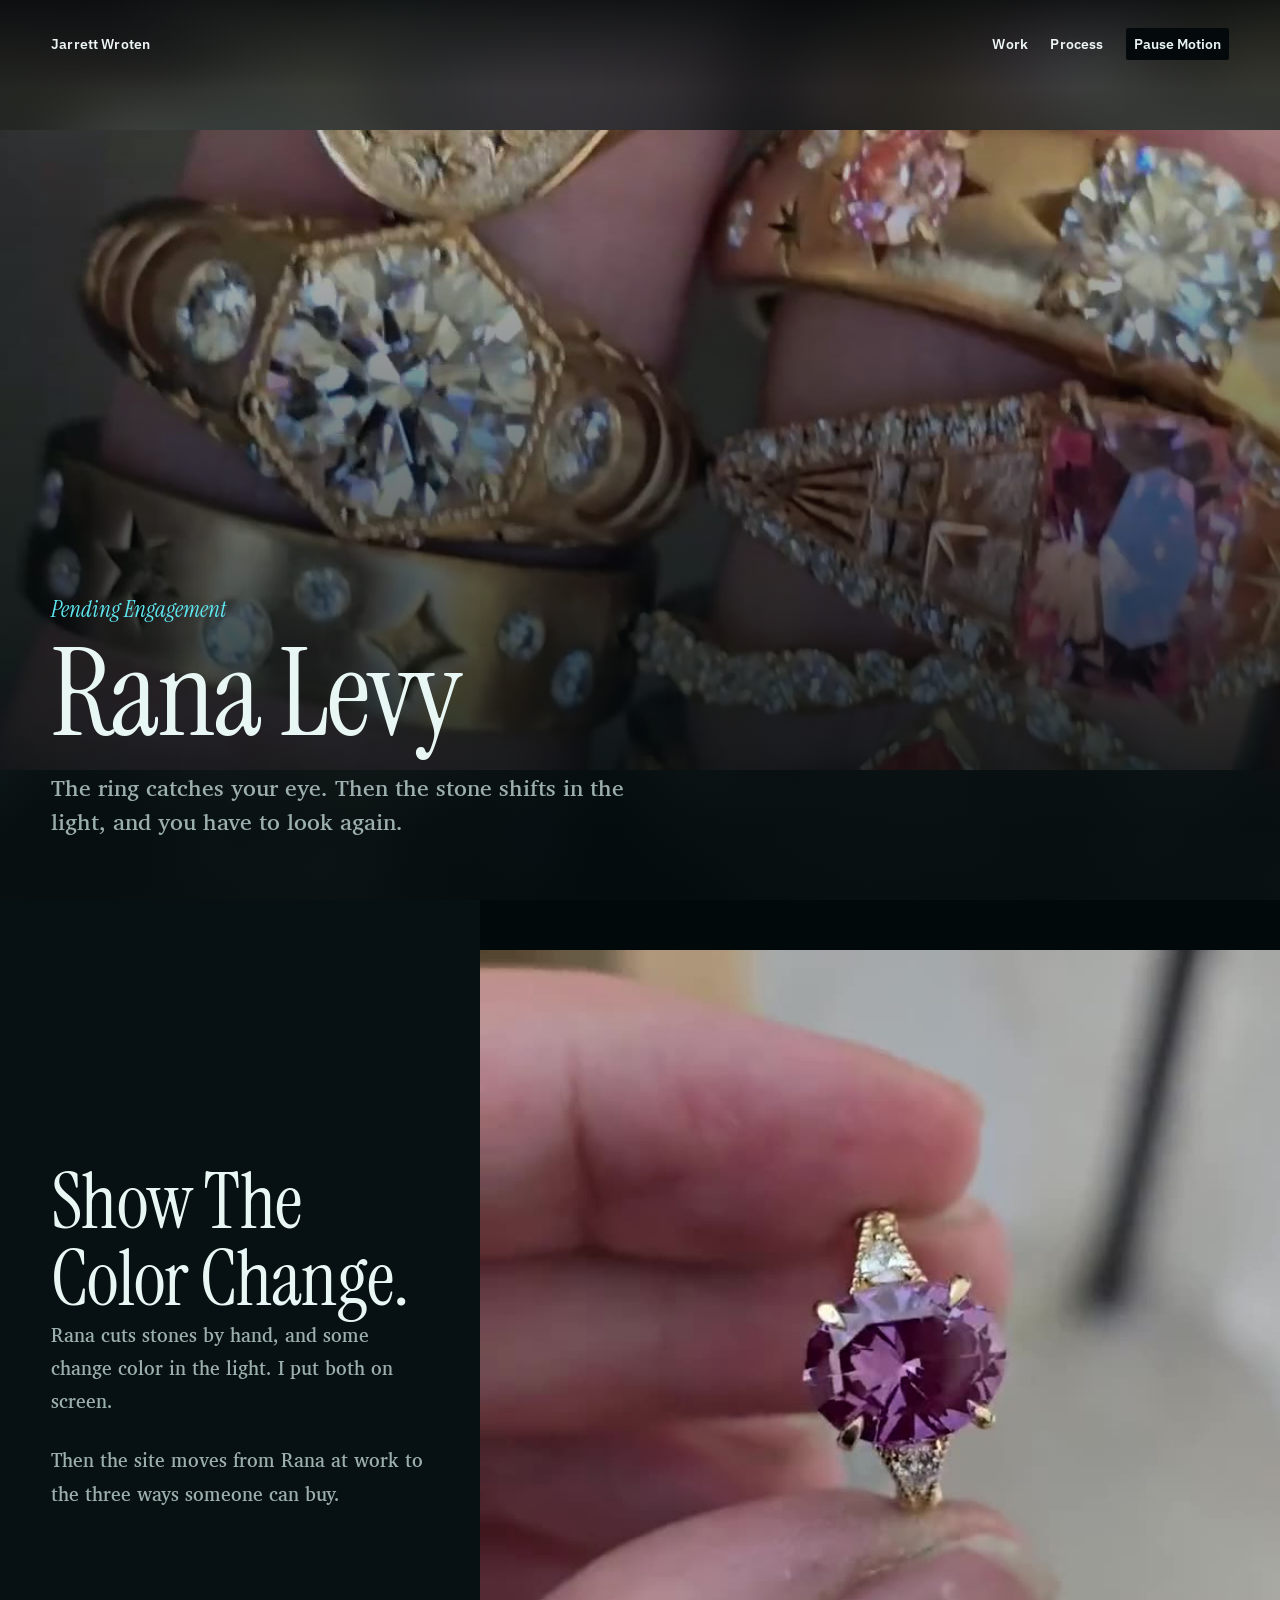
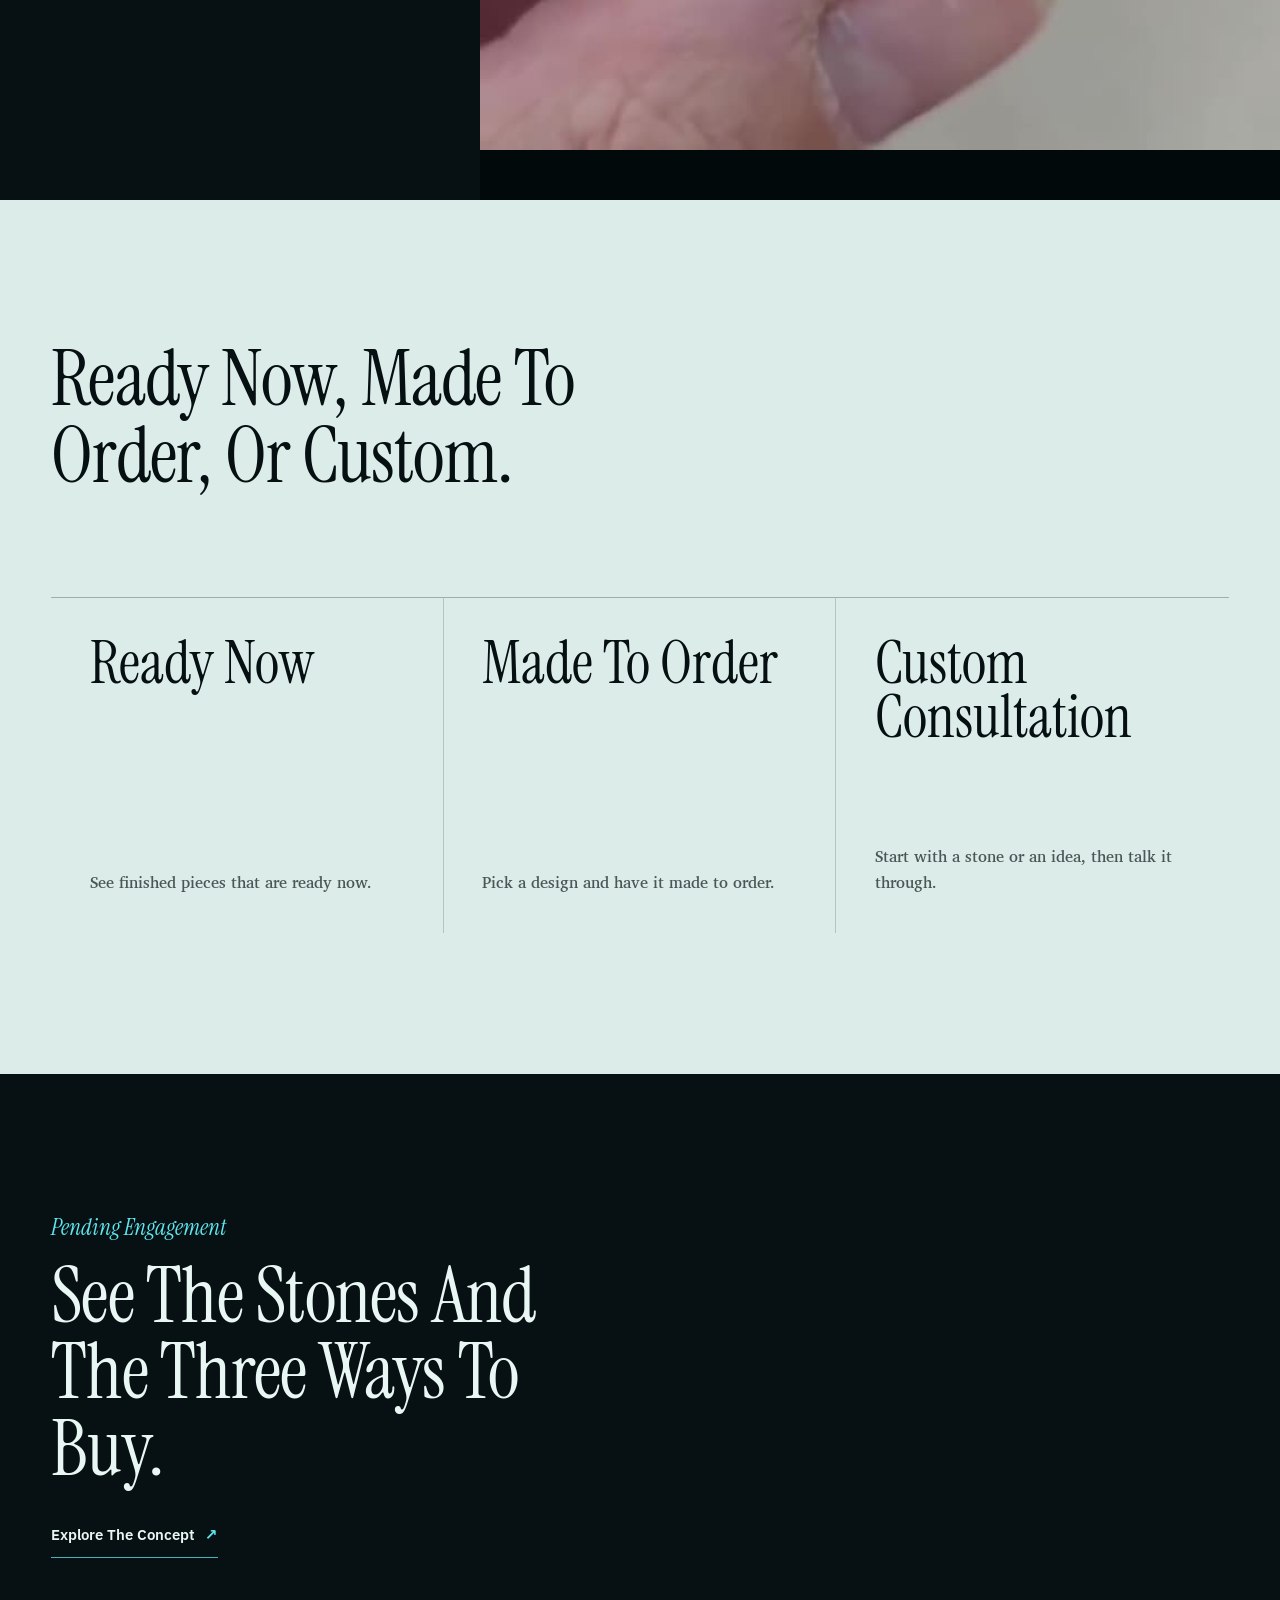
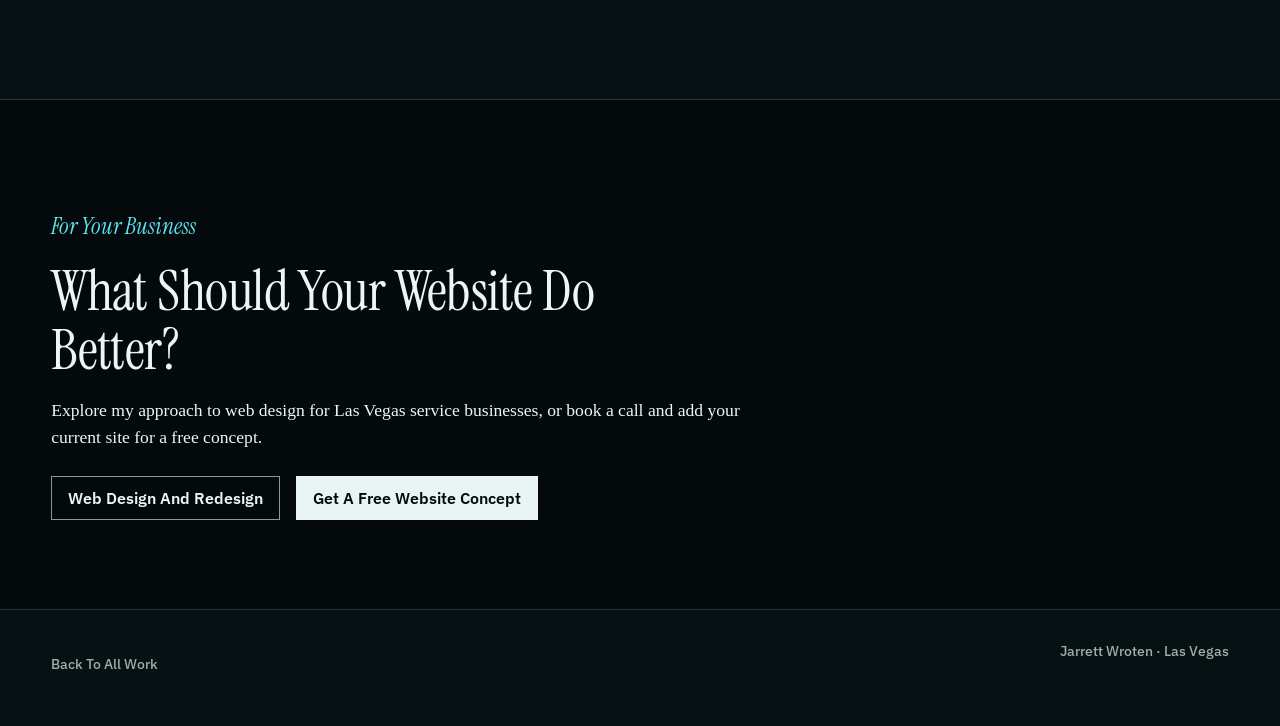
<file: work/rana-levy/index.html>
<!doctype html>
<html lang="en" data-case-motion="off">
<head>
<meta name="robots" content="noindex, nofollow, noarchive">
  <meta charset="utf-8">
  <meta name="viewport" content="width=device-width, initial-scale=1">
  <title>Rana Levy Jewelry Website Concept | Jarrett Wroten</title>
  <meta name="description" content="See Rana Levy's hand-cut stones and three ways to buy in this jewelry website concept.">
  <link rel="canonical" href="https://jarrettwroten.com/work/rana-levy/">
  <link rel="icon" href="data:image/svg+xml,%3Csvg xmlns='http://www.w3.org/2000/svg' viewBox='0 0 32 32'%3E%3Crect width='32' height='32' rx='6' fill='%23040A0C'/%3E%3Crect x='11' y='11' width='10' height='10' transform='rotate(45 16 16)' fill='%23D97A3A'/%3E%3C/svg%3E">
  <meta property="og:type" content="article">
  <meta property="og:site_name" content="Jarrett Wroten">
  <meta property="og:title" content="Rana Levy Jewelry Website Concept | Jarrett Wroten">
  <meta property="og:description" content="See Rana Levy's hand-cut stones, their color change, and three ways to buy.">
  <meta property="og:url" content="https://jarrettwroten.com/work/rana-levy/">
  <meta property="og:image" content="https://jarrettwroten.com/assets/work/rana/studio-poster.jpg">
  <meta property="og:image:alt" content="Hands wearing gold rings with cut gemstones in the light.">
  <meta name="twitter:card" content="summary_large_image">
  <meta name="twitter:title" content="Rana Levy Jewelry Website Concept | Jarrett Wroten">
  <meta name="twitter:description" content="See Rana Levy's hand-cut stones and three ways to buy in this jewelry website concept.">
  <meta name="twitter:image" content="https://jarrettwroten.com/assets/work/rana/studio-poster.jpg">
  <link rel="stylesheet" href="/assets/case-study.css?v=labels-20261007">
  <script src="/assets/motion-bootstrap.js?v=access-20260904"></script>
  <script src="/assets/case-study.js" defer></script>
  <script type="application/ld+json">
  {"@context":"https://schema.org","@type":"CreativeWork","name":"Rana Levy Jewelry Website Concept","url":"https://jarrettwroten.com/work/rana-levy/","description":"A jewelry website concept that shows Rana Levy's hand-cut stones and three ways to buy.","creativeWorkStatus":"Pending Engagement","creator":{"@type":"Person","name":"Jarrett Wroten","url":"https://jarrettwroten.com/"},"about":{"@type":"Brand","name":"Rana Levy"}}
  </script>
  <style>
    :root{--case-bg:#071012;--case-ink:#e9f7f4;--case-muted:rgba(213,237,233,.72);--case-line:rgba(94,231,240,.2);--case-accent:#5ee7f0}
    .rana-hero{background:#031012}
    .rana-hero::before{content:"";position:absolute;inset:-3rem;background:url("/assets/work/rana/studio-poster.jpg") center/cover no-repeat;filter:blur(32px) saturate(.8);opacity:.4;transform:scale(1.08)}
    .rana-hero::after{background:linear-gradient(180deg,rgba(2,11,13,.08),rgba(2,11,13,.9) 92%)}
    .rana-hero .case-hero-media,.rana-hero-still{position:absolute;inset:0;width:100%;height:100%;object-fit:contain;object-position:center;background:transparent;filter:saturate(1.08) contrast(1.04)}
    .rana-hero-still{z-index:0}
    .rana-hero .case-hero-media{z-index:.5}
    .rana-mobile-gem{display:none}
    .rana-material{min-height:100svh;display:grid;grid-template-columns:minmax(19rem,.75fr) minmax(0,1.25fr);padding:0;background:radial-gradient(circle at 70% 42%,rgba(94,231,240,.12),transparent 34%),#071012}
    .rana-material-copy{align-self:center;padding:clamp(5rem,10vw,10rem) var(--case-gutter)}
    .rana-gem{position:relative;min-height:100svh;display:grid;place-items:center;overflow:hidden;background:#02090a url("/assets/work/rana/ring-poster.jpg") center/contain no-repeat}
    .rana-gem video{position:relative;width:100%;height:100%;object-fit:contain;background:#02090a}
    .rana-paths{background:#dcece9;color:#061012}
    .rana-paths .case-kicker,.rana-paths .case-status{color:#12636a}
    .rana-paths .case-heading{color:#061012}
    .rana-path-grid{width:min(100%,78rem);margin:clamp(3.5rem,8vw,7rem) auto 0;display:grid;grid-template-columns:repeat(3,1fr)}
    .rana-path{min-height:21rem;padding:clamp(1.4rem,3vw,2.6rem);border-top:1px solid rgba(6,16,18,.28);border-right:1px solid rgba(6,16,18,.18);display:flex;flex-direction:column;justify-content:space-between}
    .rana-path:last-child{border-right:0}
    .rana-path h3{margin:0;font:500 clamp(2.4rem,4.6vw,4.5rem)/.92 var(--case-display)}
    .rana-path p{margin:2rem 0 0;font-size:1.03rem;line-height:1.6;color:rgba(6,16,18,.68)}
    .rana-status .case-copy{margin-top:2.4rem}
    @media(max-width:800px){.rana-hero .case-hero-media,.rana-hero-still{display:none}.rana-mobile-gem{display:block;position:absolute;inset:0;width:100%;height:100%;object-fit:contain;object-position:center;filter:saturate(1.08) contrast(1.04)}.rana-material{display:block}.rana-material-copy{padding-top:5.5rem;padding-bottom:5.5rem}.rana-gem{min-height:72svh}.rana-path-grid{grid-template-columns:1fr}.rana-path{min-height:auto;border-right:0;padding:2rem 0}.rana-path p{margin-top:1rem}}
  </style>
  <link rel="stylesheet" href="/assets/accessibility.css?v=20260904-a">
  <script src="/assets/accessibility.js?v=titlecase-20261007" defer></script>
  <link rel="stylesheet" href="/assets/acquisition-nav.css?v=serif-20261007">
</head>
<body>
  <header class="case-header">
    <a href="/">Jarrett Wroten</a>
    <nav aria-label="Case study navigation"><a href="/portfolio/">Work</a><a href="/#process-journey">Process</a></nav>
  </header>

  <main class="case-article">
    <section class="case-hero rana-hero" aria-labelledby="rana-title">
      <img class="rana-hero-still" src="/assets/work/rana/studio-poster.jpg" alt="" width="1280" height="640" decoding="async">
      <img class="rana-mobile-gem" src="/assets/work/rana/ring-poster.jpg" alt="" width="720" height="720" decoding="async">
      <video class="case-hero-media" muted loop playsinline preload="none" poster="/assets/work/rana/studio-poster.jpg" aria-hidden="true">
        <source data-src="/assets/work/rana/studio-banner.mp4" type="video/mp4">
      </video>
      <div class="case-hero-copy">
        <p class="case-status">Pending Engagement</p>
        <h1 class="case-title" id="rana-title">Rana Levy</h1>
        <p class="case-lede">The ring catches your eye. Then the stone shifts in the light, and you have to look again.</p>
      </div>
    </section>

    <section class="rana-material" aria-labelledby="rana-material-title">
      <div class="rana-material-copy">
        <h2 class="case-heading" id="rana-material-title">Show The Color Change.</h2>
        <div class="case-copy">
          <p>Rana cuts stones by hand, and some change color in the light. I put both on screen.</p>
          <p>Then the site moves from Rana at work to the three ways someone can buy.</p>
        </div>
      </div>
      <div class="rana-gem" aria-hidden="true">
        <video muted loop playsinline preload="none" poster="/assets/work/rana/ring-poster.jpg">
          <source data-src="/assets/work/rana/ring-alexandrite.mp4" type="video/mp4">
        </video>
      </div>
    </section>

    <section class="case-section rana-paths" aria-labelledby="rana-paths-title">
      <div class="case-section-inner">
        <h2 class="case-heading" id="rana-paths-title">Ready Now, Made To Order, Or Custom.</h2>
      </div>
      <div class="rana-path-grid">
        <article class="rana-path"><h3>Ready Now</h3><p>See finished pieces that are ready now.</p></article>
        <article class="rana-path"><h3>Made To Order</h3><p>Pick a design and have it made to order.</p></article>
        <article class="rana-path"><h3>Custom Consultation</h3><p>Start with a stone or an idea, then talk it through.</p></article>
      </div>
    </section>

    <section class="case-section rana-status">
      <div class="case-section-inner">
        <p class="case-status">Pending Engagement</p>
        <h2 class="case-heading">See The Stones And The Three Ways To Buy.</h2>
        <a class="case-action" href="https://rana.jarrettwroten.com/" rel="noopener">Explore The Concept</a>
      </div>
    </section>
  </main>

  <section class="jw-project-inquiry" aria-labelledby="jw-project-inquiry-title">
    <p>For Your Business</p>
    <h2 id="jw-project-inquiry-title">What Should Your Website Do Better?</h2>
    <p>Explore my approach to web design for Las Vegas service businesses, or book a call and add your current site for a free concept.</p>
    <div><a href="/las-vegas-web-design/">Web Design And Redesign</a><a href="/book/">Get A Free Website Concept</a></div>
  </section>

  <footer class="case-footer"><a href="/portfolio/#c-rana">Back To All Work</a><span>Jarrett Wroten · Las Vegas</span></footer>
</body>
</html>
</file>
<file: assets/accessibility.css>
/* Shared essential access treatments; the normal cinematic layout stays intact. */
.jw-pause-motion{
  display:inline-flex;align-items:center;flex-shrink:0;
  border:0;border-radius:2px;padding:.4rem .5rem;min-height:32px;
  font:600 14px/1.3 "IBM Plex Sans",system-ui,sans-serif;
  background:#040a0c;color:#e8f4f4;cursor:pointer;
  pointer-events:auto;
}
:where(a,button,input,select,textarea,[tabindex]):focus-visible{
  outline:2px solid #fff;outline-offset:3px;
  box-shadow:0 0 0 5px #040a0c;
}
.mobile-nav button:focus-visible{outline:2px solid #fff;outline-offset:3px;box-shadow:0 0 0 5px #040a0c}
html[data-motion="off"] *,html[data-motion="off"] *::before,html[data-motion="off"] *::after{animation-play-state:paused!important;scroll-behavior:auto!important}
.jw-skip-link{position:fixed;top:.5rem;left:.5rem;z-index:10000;padding:.7rem 1rem;background:#fff;color:#111;font:600 16px/1.4 system-ui,sans-serif;transform:translateY(-200%)}
.jw-skip-link:focus{transform:none}
.jw-sr-only{position:absolute;width:1px;height:1px;padding:0;margin:-1px;overflow:hidden;clip:rect(0,0,0,0);white-space:nowrap;border:0}
.portfolio-scene-name,.scene-name{overflow-wrap:anywhere}
.process-site-footer{visibility:hidden}
.process-site-footer.is-on{visibility:visible}
.portfolio-generations-human-beat .portfolio-scene-copy--generations:not(:focus-within),
.generations-human-beat .scene-copy--generations:not(:focus-within){visibility:hidden}
.portfolio-generations-human-beat .portfolio-scene-copy--generations:focus-within,
.generations-human-beat .scene-copy--generations:focus-within{opacity:1}
.portfolio-site-header,.site-header,.case-header{flex-wrap:wrap}
.case-header nav{flex-wrap:wrap;justify-content:flex-end}
.case-header{position:fixed;color:#edf6f4}
.case-article :is(a,button,h1,h2,h3){scroll-margin-top:7rem}
.case-header nav a{color:#edf6f4}
.dylan-status .case-status,.dylan-hero .case-status{color:#f08876}
.rana-path-grid{grid-template-columns:repeat(3,minmax(0,1fr))}
.rana-path,.case-section-inner,.case-copy{min-width:0}
.rana-path h3,.case-title,.case-heading,.paina-word{overflow-wrap:anywhere}
.paina-word{white-space:normal;line-height:1.05}
.case-hero{display:flex;align-items:flex-end;padding:6rem var(--case-gutter) clamp(1.8rem,7vh,4.8rem)}
.case-hero-copy{position:relative;inset:auto;width:100%}
.booking-intro{display:flex;flex-direction:column;justify-content:flex-end;height:auto;min-height:max(42rem,100svh)}
.booking-copy{position:relative;inset:auto;margin:0 var(--gutter);padding:8rem 0 2.25rem}
.booking-header{flex-wrap:wrap}
.booking-copy h1,.booking-note,.contact{overflow-wrap:anywhere}
html.jw-readable #site-content,html.jw-readable #passage,html.jw-readable #process-lightbox{display:none!important}
html.jw-readable #process-no-js-route,html.jw-readable #no-js-route{display:block!important}
html.jw-readable body{overflow:auto!important;min-height:100%}
html.jw-readable .no-js-stack{overflow-wrap:anywhere}
html.jw-readable .no-js-stack .display,html.jw-readable .no-js-stack .proof-figure{overflow-wrap:anywhere;white-space:normal;font-size:clamp(2rem,7vw,3.6rem)}
html.jw-readable .no-js-stack .invite-email{white-space:normal;overflow-wrap:anywhere;font-size:1rem}
html.jw-readable .no-js-stack .proof-row{white-space:normal;overflow-wrap:anywhere}
@media(max-width:800px){.rana-path-grid{grid-template-columns:minmax(0,1fr)}}
@media(max-width:900px){.booking-intro{height:auto;min-height:34rem}}
@media(max-width:720px){
  .portfolio-header-tools,.header-tools{gap:.35rem}
  .jw-pause-motion{font-size:14px;padding:.4rem .3rem}
  .case-header{gap:.25rem}
  .case-header nav{gap:.35rem}
  .case-hero{padding-top:7rem;padding-bottom:1.3rem}
}
@media(max-width:520px){.booking-copy{margin:0 1.1rem;padding-top:8rem;padding-bottom:1.6rem}.booking-intro{height:auto;min-height:38rem}}
</file>
<file: assets/local-services.css>
:root{font-synthesis-weight:none}
@font-face{font-family:"Instrument Serif";src:url("/assets/fonts/instrument-serif-italic-latin-ext.woff2") format("woff2");font-weight:400;font-style:italic;font-display:swap;unicode-range:U+0100-02BA, U+02BD-02C5, U+02C7-02CC, U+02CE-02D7, U+02DD-02FF, U+0304, U+0308, U+0329, U+1D00-1DBF, U+1E00-1E9F, U+1EF2-1EFF, U+2020, U+20A0-20AB, U+20AD-20C4, U+2113, U+2C60-2C7F, U+A720-A7FF}
@font-face{font-family:"Instrument Serif";src:url("/assets/fonts/instrument-serif-italic-latin.woff2") format("woff2");font-weight:400;font-style:italic;font-display:swap;unicode-range:U+0000-00FF, U+0131, U+0152-0153, U+02BB-02BC, U+02C6, U+02DA, U+02DC, U+0304, U+0308, U+0329, U+2000-206F, U+20AC, U+2122, U+2191, U+2193, U+2212, U+2215, U+FEFF, U+FFFD}
@font-face{font-family:"Instrument Serif";src:url("/assets/fonts/instrument-serif-regular-latin-ext.woff2") format("woff2");font-weight:400;font-style:normal;font-display:swap;unicode-range:U+0100-02BA, U+02BD-02C5, U+02C7-02CC, U+02CE-02D7, U+02DD-02FF, U+0304, U+0308, U+0329, U+1D00-1DBF, U+1E00-1E9F, U+1EF2-1EFF, U+2020, U+20A0-20AB, U+20AD-20C4, U+2113, U+2C60-2C7F, U+A720-A7FF}
@font-face{font-family:"Instrument Serif";src:url("/assets/fonts/instrument-serif-regular-latin.woff2") format("woff2");font-weight:400;font-style:normal;font-display:swap;unicode-range:U+0000-00FF, U+0131, U+0152-0153, U+02BB-02BC, U+02C6, U+02DA, U+02DC, U+0304, U+0308, U+0329, U+2000-206F, U+20AC, U+2122, U+2191, U+2193, U+2212, U+2215, U+FEFF, U+FFFD}
@font-face{
  font-family:"Bodoni Moda";
  src:url("/assets/fonts/bodoni-moda-latin-variable.woff2") format("woff2");
  font-style:normal;
  font-weight:400 900;
  font-display:swap;
}
@font-face{
  font-family:"IBM Plex Sans";
  src:url("/assets/fonts/ibm-plex-sans-latin-variable.woff2") format("woff2");
  font-style:normal;
  font-weight:100 700;
  font-display:swap;
}
:root{
  color-scheme:dark;
  --void:#040a0c;
  --ink:#e8f4f4;
  --soft:#c6d8da;
  --cyan:#5ee7f0;
  --amber:#d97a3a;
  --line:#304447;
  --display:"Instrument Serif","Bodoni Moda","Iowan Old Style","Palatino Linotype","Book Antiqua",Palatino,Georgia,serif;
  --text:"IBM Plex Sans",system-ui,-apple-system,"Segoe UI",Roboto,Arial,sans-serif;
  --gutter:clamp(1.25rem,4vw,4rem);
}
*{box-sizing:border-box}
html{background:var(--void);color:var(--ink);scroll-padding-top:1.5rem}
body{margin:0;background:var(--void);font-family:var(--text);font-size:1rem;line-height:1.65}
img{display:block;max-width:100%;height:auto}
a{color:inherit;text-decoration-thickness:1px;text-underline-offset:.25em}
a:focus-visible{outline:2px solid var(--cyan);outline-offset:5px}
a:hover{color:var(--cyan)}
h1,h2,h3,p,figure{margin:0}
h1,h2,h3{font-family:var(--display);font-optical-sizing:auto;font-weight:400;text-wrap:balance;overflow-wrap:anywhere}
h1{max-width:16ch;font-size:clamp(3rem,5.4vw,5.25rem);line-height:1.04}
h2{font-size:clamp(2.5rem,4.4vw,4.25rem);line-height:1.08}
h3{font-size:clamp(1.75rem,2.6vw,2.6rem);line-height:1.15}
p{color:var(--soft)}
.page-width{width:min(100%,84rem);margin-inline:auto;padding-inline:var(--gutter)}
.skip-link{position:absolute;z-index:10;top:1rem;left:1rem;min-height:44px;padding:.6rem 1rem;background:var(--ink);color:var(--void);transform:translateY(-200%)}
.skip-link:focus{transform:none;color:var(--void)}
.site-header{display:flex;align-items:center;justify-content:space-between;gap:1rem;padding-block:1rem;border-bottom:1px solid var(--line)}
.site-header nav,.site-footer nav{display:flex;align-items:center;flex-wrap:wrap;gap:clamp(.75rem,2.2vw,2rem)}
.site-header a,.site-footer a{display:inline-flex;align-items:center;justify-content:center;min-height:44px;min-width:44px;text-decoration:none}
.wordmark{font-weight:600;font-size:1.05rem}
.nav-inquiry{gap:.55rem;border-bottom:1px solid var(--cyan)}
.hero{display:grid;grid-template-columns:minmax(0,1.17fr) minmax(0,.83fr);align-items:center;gap:clamp(2rem,4.5vw,4.5rem);padding-block:clamp(2.75rem,6vw,6rem)}
.eyebrow{margin-bottom:1.15rem;color:var(--cyan);font-family:var(--display);font-style:italic;font-size:clamp(1.25rem,1.1rem + .4vw,1.5rem);font-weight:400;line-height:1.2;letter-spacing:normal}
.lede{max-width:43ch;margin-top:1.65rem;font-size:clamp(1.1rem,1.5vw,1.25rem);line-height:1.65}
.button{display:inline-flex;align-items:center;justify-content:center;gap:1rem;min-height:52px;padding:.85rem 1.2rem;border:1px solid var(--cyan);background:var(--cyan);color:var(--void);font-weight:600;font-size:1rem;line-height:1.4;text-align:center;text-decoration:none}
.button:hover{background:var(--ink);border-color:var(--ink);color:var(--void)}
.hero .button{margin-top:1.75rem}
.offer-note{max-width:43ch;margin-top:.85rem;font-size:.9rem;line-height:1.55}
.hero-portrait{align-self:center}
.hero-portrait img{width:100%;aspect-ratio:4/5;object-fit:cover;object-position:50% 50%}
.hero-portrait figcaption{padding-top:1rem;max-width:34ch;color:var(--soft);font-size:.9rem;line-height:1.55}
.hero-portrait figcaption span{display:block;margin-bottom:.25rem;color:var(--ink);font-weight:600}
.section{padding-block:clamp(3.5rem,7vw,6.5rem)}
.section-heading{margin-bottom:2.5rem}
.service-list{border-top:1px solid var(--line)}
.service-row{display:grid;grid-template-columns:minmax(0,.9fr) minmax(0,1fr);gap:clamp(1rem,3vw,3rem);padding-block:2rem;border-bottom:1px solid var(--line)}
.service-row p{max-width:49ch;align-self:center;font-size:1.05rem}
.work-section{background:#0a1518}
.work-heading{display:flex;justify-content:space-between;align-items:end;gap:2rem}
.section-intro{max-width:31ch;font-size:1.05rem}
.project-grid{display:grid;grid-template-columns:repeat(2,minmax(0,1fr));gap:3.25rem 2rem}
.project-link{display:block;text-decoration:none}
.project-link img{width:100%;aspect-ratio:16/10;object-fit:cover;background:var(--void)}
.project-status{margin-block:1rem .5rem;color:var(--cyan);font-family:var(--display);font-style:italic;font-size:1.125rem;font-weight:400;line-height:1.2;letter-spacing:normal}
.project h3{display:flex;align-items:baseline;justify-content:space-between;gap:1rem;font-size:clamp(1.8rem,2.7vw,2.55rem)}
.project h3 span{font-family:var(--text);font-size:1.1rem;color:var(--cyan)}
.project>p{max-width:43ch;margin-top:.55rem}
.process-section{display:grid;grid-template-columns:minmax(0,.8fr) minmax(0,1.2fr);gap:clamp(2rem,6vw,6rem)}
.process-list{list-style:none;margin:0;padding:0}
.process-list li{position:relative;padding:0 0 2rem}
.process-list li+li{padding-top:1.75rem;border-top:1px solid var(--line)}
.process-list li:last-child{padding-bottom:0}
.process-list h3{font-size:clamp(1.65rem,2.4vw,2.2rem)}
.process-list p{margin-top:.8rem;max-width:53ch}
.questions-section{border-top:1px solid var(--line)}
.questions{display:grid;grid-template-columns:repeat(2,minmax(0,1fr));gap:2.25rem 4rem}
.questions article{border-top:1px solid var(--line);padding-top:1.4rem}
.questions h3{font-size:clamp(1.65rem,2.2vw,2.1rem)}
.questions p{max-width:53ch;margin-top:.85rem}
.contact-section{background:#102023;border-block:1px solid var(--line)}
.contact-inner{display:grid;grid-template-columns:minmax(0,1.1fr) minmax(0,.9fr);gap:3rem;align-items:center;padding-block:clamp(3.5rem,7vw,6rem)}
.contact-inner h2{margin-bottom:1rem}
.contact-inner>div>p:not(.eyebrow){max-width:41ch}
.contact-actions{justify-self:end;max-width:24rem}
.contact-actions>.button{margin-bottom:1.5rem}
.contact-actions>p{font-size:.95rem}
.email-link{display:inline-flex;align-items:center;gap:.75rem;min-height:44px;font-weight:500}
.contact-actions .email-detail{margin-top:.3rem;font-size:.9rem}
.site-footer{display:flex;flex-wrap:wrap;justify-content:space-between;align-items:center;gap:1rem;padding-block:1.5rem;font-size:.9rem;color:var(--soft)}
@media(max-width:900px){
  .hero{grid-template-columns:minmax(0,1.1fr) minmax(0,.9fr);gap:1.75rem}
  h1{font-size:clamp(2.8rem,6vw,4.2rem)}
  .hero-portrait img{aspect-ratio:3/4}
  .service-row{grid-template-columns:minmax(0,.85fr) minmax(0,1.15fr);gap:1.25rem}
  .process-section{gap:2rem;grid-template-columns:minmax(0,.85fr) minmax(0,1.15fr)}
  .questions{gap:2.25rem}
}
@media(max-width:680px){
  .site-header{flex-wrap:wrap;gap:.25rem 1rem}
  .site-header nav{gap:1.1rem;font-size:.95rem}
  .hero{grid-template-columns:1fr;gap:2rem}
  h1{max-width:17ch;font-size:clamp(2.85rem,8.7vw,3.75rem)}
  .hero-portrait{max-width:34rem}
  .hero-portrait img{aspect-ratio:4/3;object-position:center}
  .service-row{grid-template-columns:minmax(0,1fr);gap:.7rem;padding-block:1.5rem}
  .service-row h3 br{display:none}
  .work-heading{display:block}
  .section-intro{max-width:38ch;margin-top:1rem}
  .project-grid{grid-template-columns:1fr;gap:2.5rem}
  .project h3{font-size:2.2rem}
  .process-section{display:block}
  .questions{grid-template-columns:1fr;gap:1.75rem}
  .contact-inner{grid-template-columns:1fr;gap:2rem}
  .contact-actions{justify-self:start}
}
@media(max-width:420px){
  .site-header nav{width:100%;justify-content:space-between;gap:.65rem}
  .button{gap:.6rem;padding-inline:.9rem}
  .hero .button{width:100%}
  .project h3{font-size:1.9rem}
  .site-footer{display:block}
  .site-footer nav{margin-top:.5rem}
}
@media(prefers-reduced-motion:reduce){
  *,*::before,*::after{animation:none!important;transition:none!important;scroll-behavior:auto!important}
}
</file>
<file: assets/case-study.css>
:root{font-synthesis-weight:none}
@font-face{font-family:"Instrument Serif";src:url("/assets/fonts/instrument-serif-italic-latin-ext.woff2") format("woff2");font-weight:400;font-style:italic;font-display:swap;unicode-range:U+0100-02BA, U+02BD-02C5, U+02C7-02CC, U+02CE-02D7, U+02DD-02FF, U+0304, U+0308, U+0329, U+1D00-1DBF, U+1E00-1E9F, U+1EF2-1EFF, U+2020, U+20A0-20AB, U+20AD-20C4, U+2113, U+2C60-2C7F, U+A720-A7FF}
@font-face{font-family:"Instrument Serif";src:url("/assets/fonts/instrument-serif-italic-latin.woff2") format("woff2");font-weight:400;font-style:italic;font-display:swap;unicode-range:U+0000-00FF, U+0131, U+0152-0153, U+02BB-02BC, U+02C6, U+02DA, U+02DC, U+0304, U+0308, U+0329, U+2000-206F, U+20AC, U+2122, U+2191, U+2193, U+2212, U+2215, U+FEFF, U+FFFD}
@font-face{font-family:"Instrument Serif";src:url("/assets/fonts/instrument-serif-regular-latin-ext.woff2") format("woff2");font-weight:400;font-style:normal;font-display:swap;unicode-range:U+0100-02BA, U+02BD-02C5, U+02C7-02CC, U+02CE-02D7, U+02DD-02FF, U+0304, U+0308, U+0329, U+1D00-1DBF, U+1E00-1E9F, U+1EF2-1EFF, U+2020, U+20A0-20AB, U+20AD-20C4, U+2113, U+2C60-2C7F, U+A720-A7FF}
@font-face{font-family:"Instrument Serif";src:url("/assets/fonts/instrument-serif-regular-latin.woff2") format("woff2");font-weight:400;font-style:normal;font-display:swap;unicode-range:U+0000-00FF, U+0131, U+0152-0153, U+02BB-02BC, U+02C6, U+02DA, U+02DC, U+0304, U+0308, U+0329, U+2000-206F, U+20AC, U+2122, U+2191, U+2193, U+2212, U+2215, U+FEFF, U+FFFD}
@font-face{
  font-family:"Bodoni Moda";
  src:url("/assets/fonts/bodoni-moda-latin-variable.woff2") format("woff2");
  font-weight:400 900;
  font-style:normal;
  font-display:swap;
}
@font-face{
  font-family:"IBM Plex Sans";
  src:url("/assets/fonts/ibm-plex-sans-latin-variable.woff2") format("woff2");
  font-weight:100 700;
  font-style:normal;
  font-display:swap;
}
@font-face{
  font-family:"Rana Reader Fallback";
  src:url("/assets/fonts/rana-reader-fallback-roman.woff2") format("woff2");
  font-weight:400;
  font-style:normal;
  font-display:swap;
}

:root{
  color-scheme:dark;
  --case-bg:#040a0c;
  --case-ink:#edf6f4;
  --case-muted:rgba(226,239,237,.72);
  --case-line:rgba(237,246,244,.18);
  --case-accent:#d97a3a;
  --case-display:"Instrument Serif","Bodoni Moda","Iowan Old Style",Georgia,serif;
  --case-reading:Georgia,"Rana Reader Fallback","Times New Roman",serif;
  --case-ui:"IBM Plex Sans",system-ui,-apple-system,"Segoe UI",sans-serif;
  --case-gutter:clamp(1.15rem,4vw,4.5rem);
}

*{box-sizing:border-box}
html{background:var(--case-bg);scroll-behavior:smooth}
body{
  margin:0;
  min-width:320px;
  background:var(--case-bg);
  color:var(--case-ink);
  font-family:var(--case-reading);
  text-rendering:optimizeLegibility;
}
img,video{display:block;max-width:100%}
a{color:inherit;text-decoration:none}
a:focus-visible,button:focus-visible{outline:2px solid var(--case-accent);outline-offset:5px}

.case-header{
  position:absolute;
  inset:0 0 auto;
  z-index:20;
  display:flex;
  justify-content:space-between;
  align-items:center;
  gap:1rem;
  padding:clamp(.9rem,2vw,1.35rem) var(--case-gutter);
  font:600 .88rem/1 var(--case-ui);
  letter-spacing:.01em;
  background:linear-gradient(180deg,rgba(3,7,8,.72),transparent);
}
.case-header a{min-height:44px;display:inline-flex;align-items:center}
.case-header nav{display:flex;align-items:center;gap:clamp(.75rem,2vw,1.4rem)}
.case-header nav a{color:var(--case-muted)}
.case-header nav a:hover{color:var(--case-ink)}
.case-motion-toggle{
  min-width:44px;
  min-height:44px;
  padding:.35rem;
  border:0;
  background:transparent;
  color:var(--case-muted);
  font:600 .88rem/1 var(--case-ui);
  cursor:pointer;
}
.case-motion-toggle:hover{color:var(--case-ink)}

.case-hero{
  position:relative;
  min-height:100svh;
  overflow:hidden;
  isolation:isolate;
  background:#030708;
}
.case-hero-media{
  position:absolute;
  inset:0;
  width:100%;
  height:100%;
  object-fit:contain;
  object-position:center;
  background:#030708;
}
.case-hero::after{
  content:"";
  position:absolute;
  inset:0;
  z-index:1;
  pointer-events:none;
  background:linear-gradient(180deg,rgba(3,7,8,.18) 35%,rgba(3,7,8,.9) 100%);
}
.case-hero-copy{
  position:absolute;
  z-index:2;
  left:var(--case-gutter);
  right:var(--case-gutter);
  bottom:clamp(1.8rem,7vh,4.8rem);
  max-width:50rem;
}
.case-status{
  margin:0 0 1rem;
  font:italic 400 clamp(1.25rem,1.1rem + .4vw,1.5rem)/1.2 var(--case-display);
  letter-spacing:normal;
  color:var(--case-accent);
}
.case-title{
  margin:0;
  font:400 clamp(3.6rem,9.5vw,9rem)/.92 var(--case-display);
  letter-spacing:-.015em;
}
.case-lede{
  max-width:36rem;
  margin:1.2rem 0 0;
  font-size:clamp(1.12rem,1rem + .55vw,1.55rem);
  line-height:1.45;
  color:var(--case-muted);
}

.case-article{overflow:hidden}
.case-section{
  position:relative;
  padding:clamp(5rem,11vw,10rem) var(--case-gutter);
}
.case-section-inner{width:min(100%,76rem);margin:0 auto}
.case-kicker{
  margin:0 0 1rem;
  font:italic 400 clamp(1.25rem,1.1rem + .4vw,1.5rem)/1.25 var(--case-display);
  letter-spacing:normal;
  color:var(--case-accent);
}
.case-heading{
  max-width:15ch;
  margin:0;
  font:400 clamp(2.6rem,6vw,6rem)/1 var(--case-display);
  letter-spacing:-.01em;
}
.case-copy{
  max-width:42rem;
  font-size:clamp(1.08rem,1rem + .26vw,1.3rem);
  line-height:1.72;
  color:var(--case-muted);
}
.case-copy p{margin:0 0 1.35em}
.case-copy strong{color:var(--case-ink);font-weight:600}
.case-action{
  display:inline-flex;
  align-items:center;
  min-height:48px;
  margin-top:1.4rem;
  border-bottom:1px solid color-mix(in srgb,var(--case-accent) 75%,transparent);
  font:600 .95rem/1.2 var(--case-ui);
  color:var(--case-ink);
}
.case-action::after{content:"↗";margin-left:.6rem;color:var(--case-accent)}

.case-footer{
  display:flex;
  justify-content:space-between;
  gap:1rem;
  padding:2rem var(--case-gutter) 2.5rem;
  border-top:1px solid var(--case-line);
  font:500 .875rem/1.4 var(--case-ui);
  color:var(--case-muted);
}
.case-footer a{min-height:44px;display:inline-flex;align-items:center}

html[data-case-motion="off"] video{visibility:hidden}

@media (max-width:720px){
  .case-header{align-items:flex-start}
  .case-header nav{gap:.65rem}
  .case-header nav a:first-child{display:none}
  .case-title{font-size:clamp(3rem,17vw,5.2rem)}
  .case-hero-copy{bottom:calc(1.3rem + env(safe-area-inset-bottom))}
  .case-section{padding:4.8rem var(--case-gutter)}
  .case-heading{font-size:clamp(2.55rem,13vw,4.2rem)}
  .case-footer{flex-direction:column}
}
</file>
<file: assets/acquisition-nav.css>
/* Local service identity and inquiry paths, independent of the motion engines. */
.jw-brand-links{display:flex;flex-direction:column;align-items:flex-start;flex-shrink:0;line-height:1.2}
.jw-brand-links .portfolio-wordmark,.jw-brand-links .wordmark{min-height:24px}
.jw-service-cue{display:inline-flex;align-items:center;gap:.3em;min-height:24px;font:500 12px/1.3 "IBM Plex Sans",system-ui,sans-serif;color:#e8f4f4;text-shadow:0 1px 5px #040a0c}
.jw-service-cue:hover{text-decoration:underline;text-underline-offset:3px}
.jw-service-cue:focus-visible,.jw-header-inquiry:focus-visible{outline:2px solid #5ee7f0;outline-offset:3px}
.jw-header-inquiry{display:inline-flex;align-items:center;min-height:44px;padding:0 .65rem;border:1px solid rgba(232,244,244,.6);font:600 14px/1.2 "IBM Plex Sans",system-ui,sans-serif;background:rgba(4,10,12,.6);color:#e8f4f4}
.portfolio-scene-disclosure a,.scene-disclosure a{text-decoration:underline;text-underline-offset:3px;display:inline-flex;align-items:center;min-height:24px}
.portfolio-generations-site-logo,.generations-site-logo{top:max(calc(var(--portfolio-top-chrome,var(--top-chrome,3.4rem)) + .7rem),5.1rem)}
.jw-project-inquiry{padding:clamp(3rem,7vw,6rem) clamp(1.15rem,4vw,4.5rem);border-top:1px solid rgba(237,246,244,.18);background:#040a0c;color:#edf6f4;font:1.1rem/1.55 Georgia,serif}
.jw-project-inquiry>p{max-width:46rem}
.jw-project-inquiry>p:first-child{color:#5ee7f0;font:italic 400 clamp(1.25rem,1.1rem + .4vw,1.5rem)/1.2 "Instrument Serif",Georgia,serif;letter-spacing:normal}
.jw-project-inquiry h2{max-width:24ch;font:400 clamp(2.3rem,4.4vw,4.2rem)/1.04 "Instrument Serif","Bodoni Moda",Georgia,serif;letter-spacing:-.01em;margin:.75rem 0 1rem}
.jw-project-inquiry>div{display:flex;flex-wrap:wrap;gap:1rem;margin-top:1.5rem}
.jw-project-inquiry>div>a{display:inline-flex;align-items:center;min-height:44px;padding:.6rem 1rem;border:1px solid rgba(237,246,244,.6);font:600 1rem/1.4 "IBM Plex Sans",system-ui,sans-serif}
.jw-project-inquiry>div>a:last-child{background:#e8f4f4;color:#040a0c}
@media(max-width:720px){.jw-header-inquiry{display:none}.jw-brand-links .portfolio-wordmark,.jw-brand-links .wordmark{font-size:.93rem}.jw-service-cue{font-size:.75rem}.portfolio-site-header,.site-header{gap:.55rem}}
</file>
